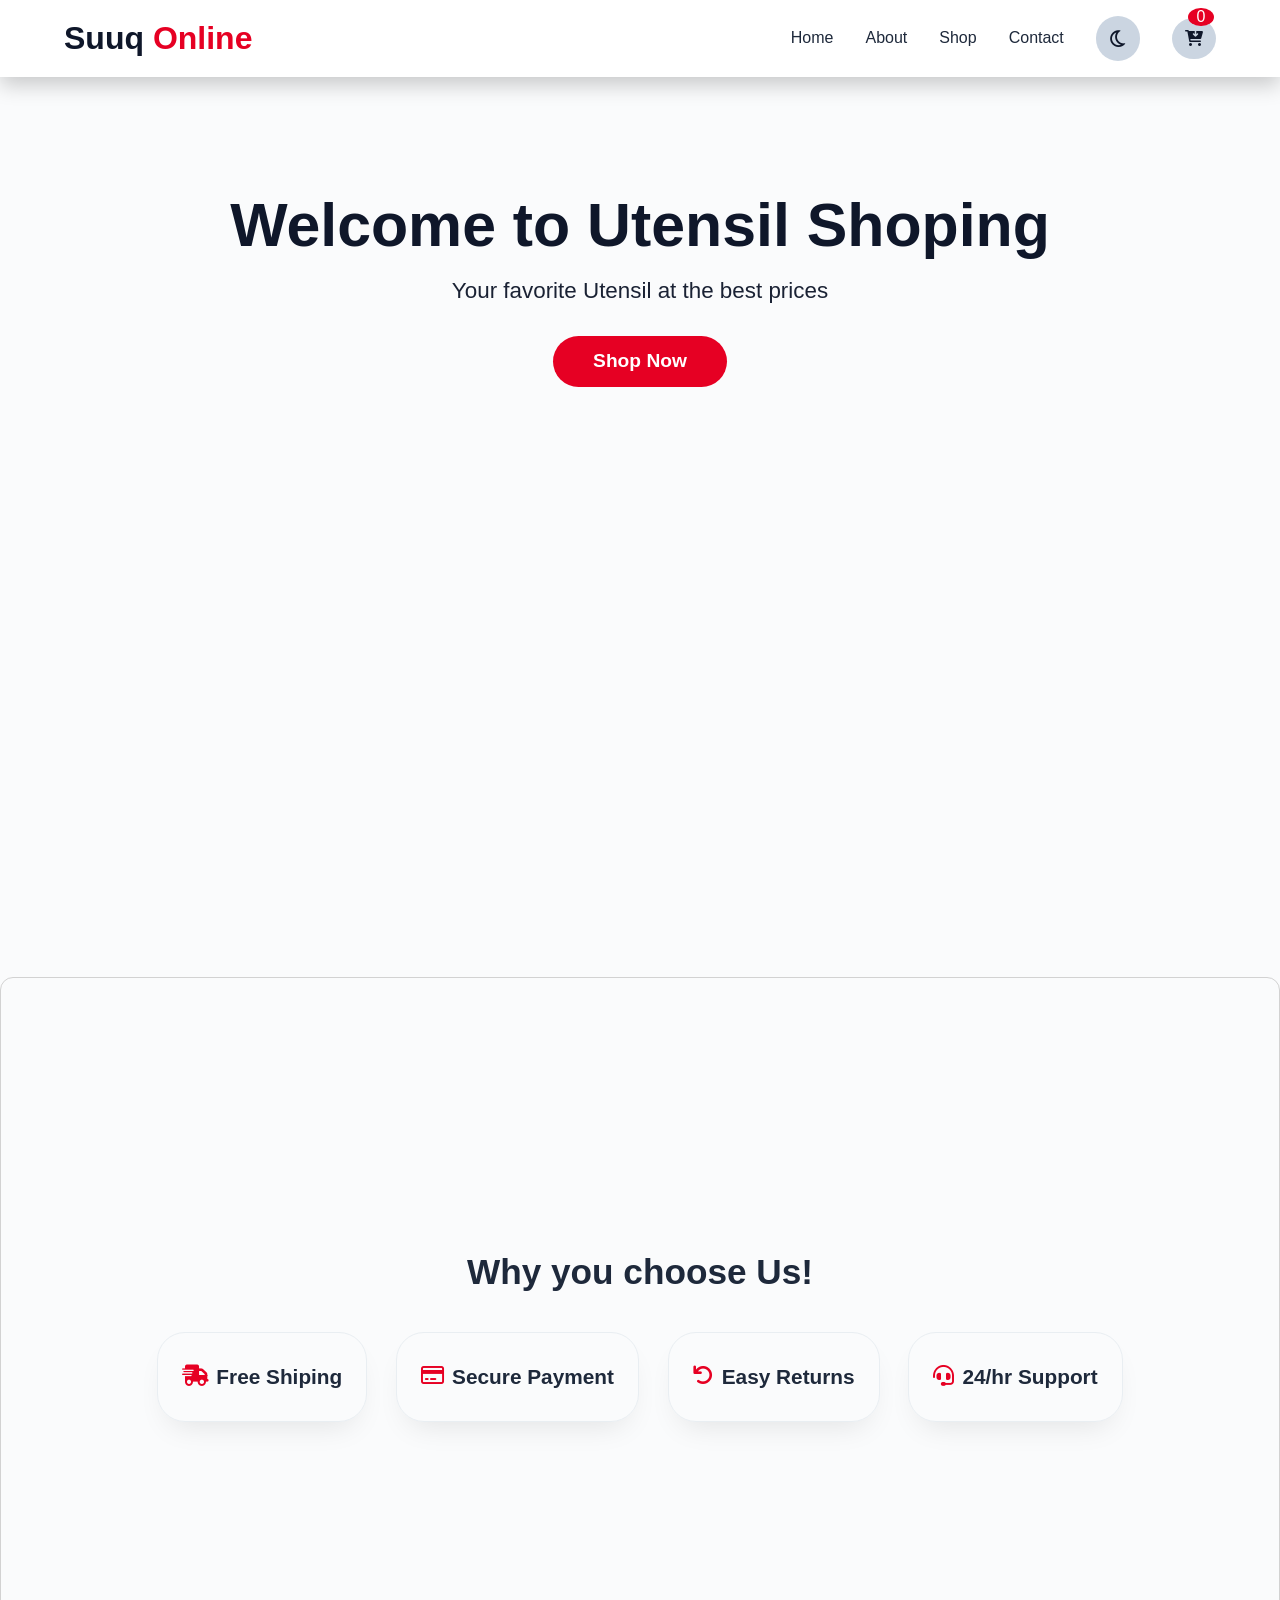
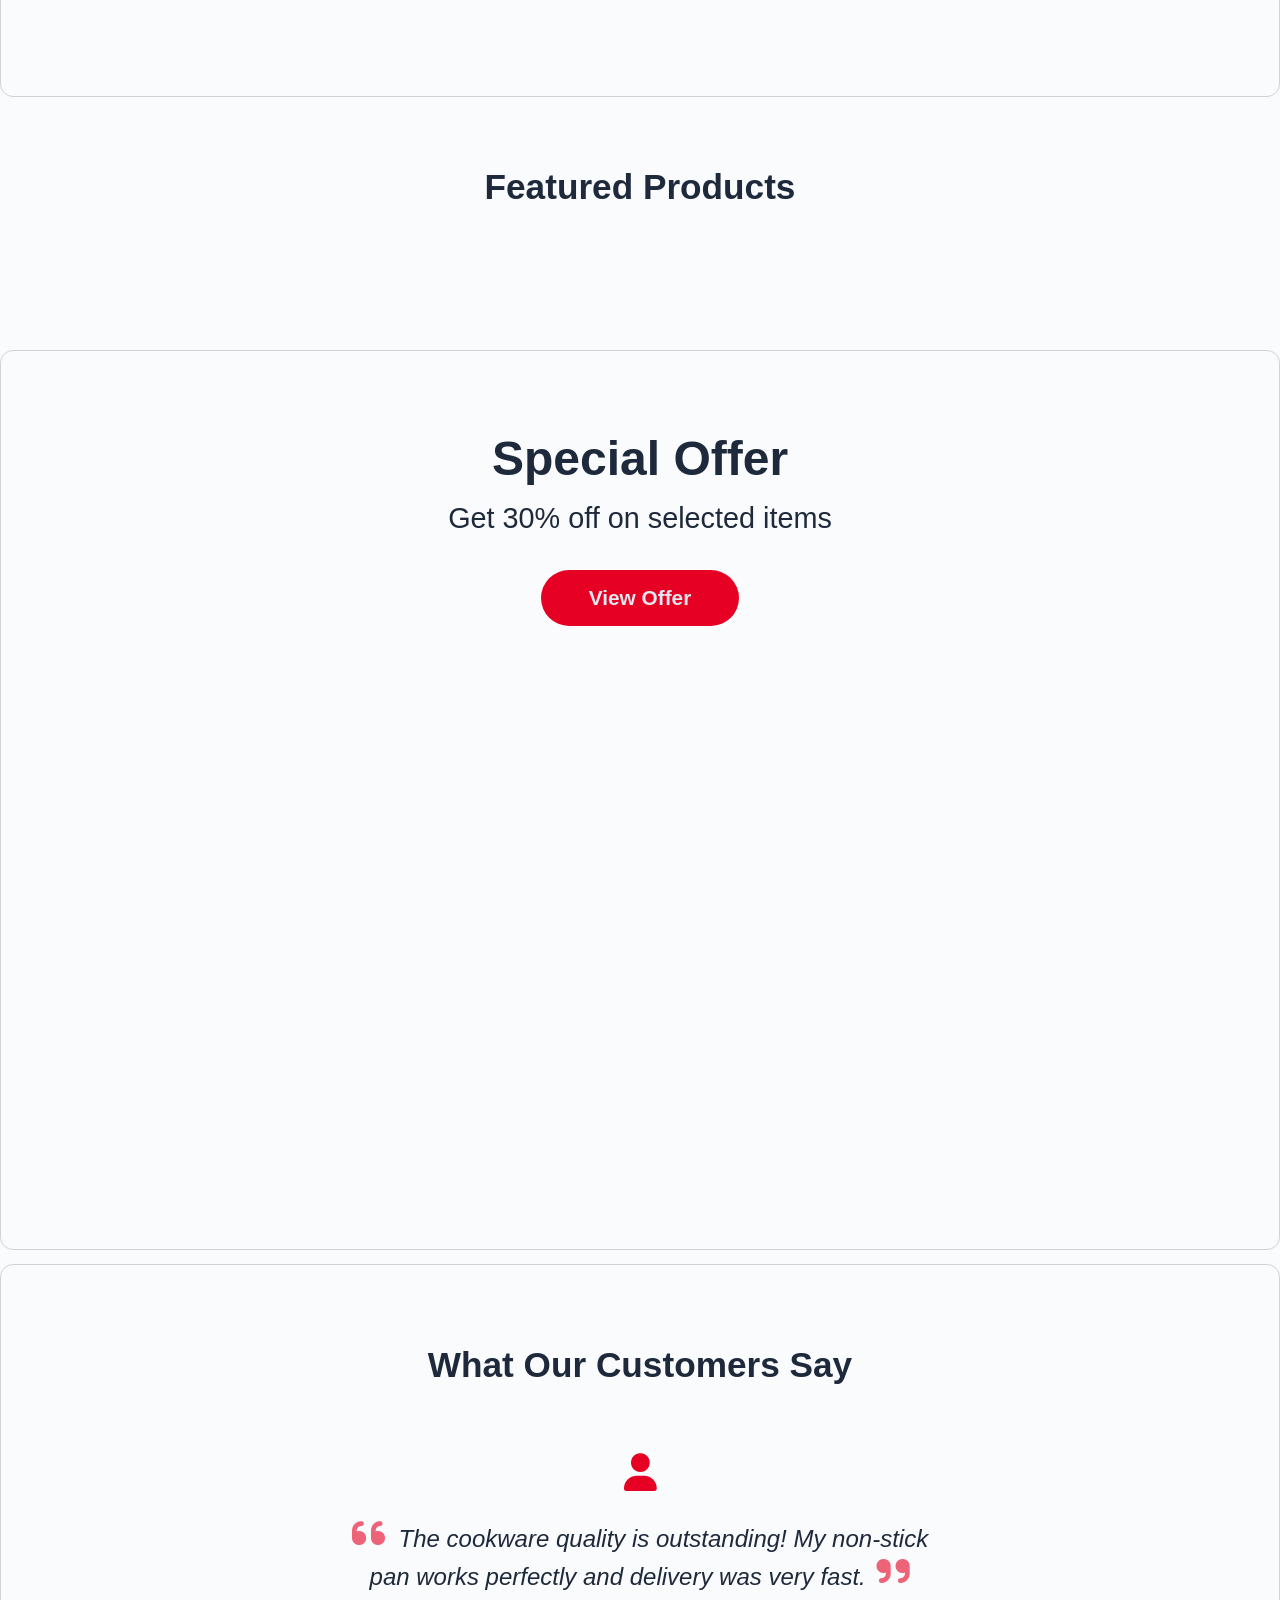
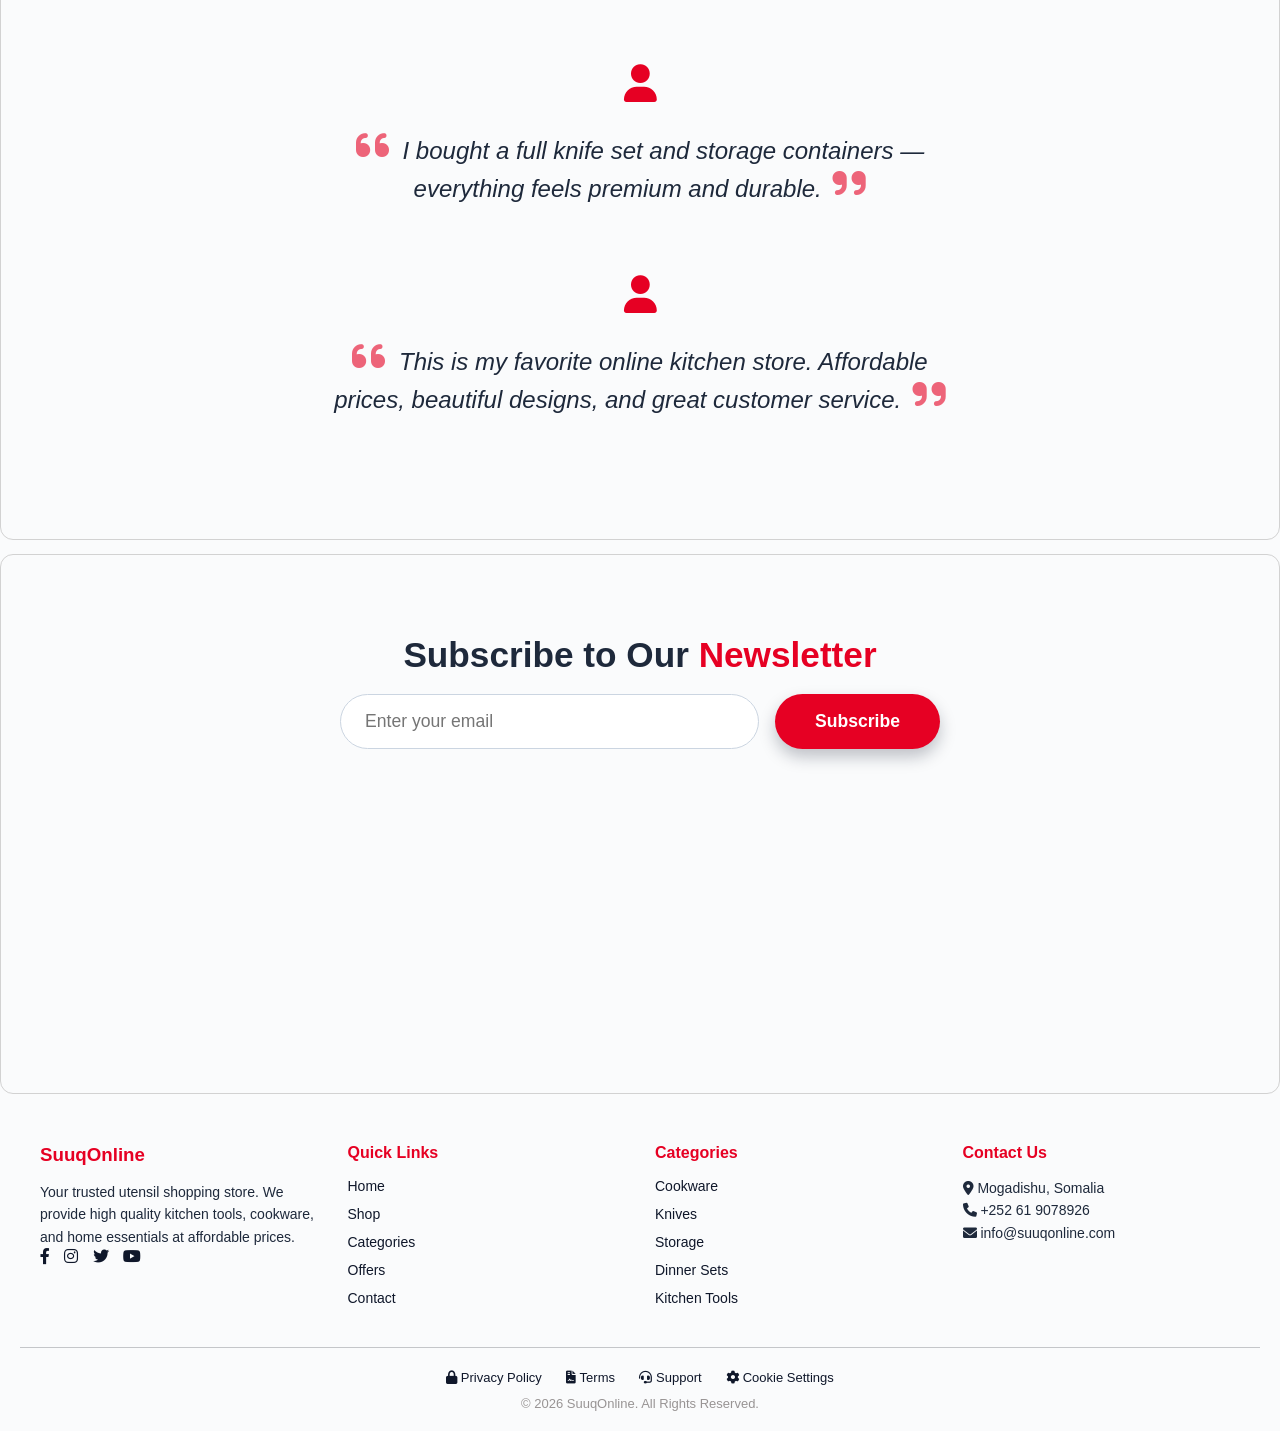
<file: index.html>
</html>
<!DOCTYPE html>
<html lang="en">

<head>
    <meta charset="UTF-8">
    <meta name="viewport" content="width=device-width, initial-scale=1.0">
    <title>Suuq Online</title>
    <meta name="viewport" content="width=device-width, initial-scale=1.0">
    <link rel="stylesheet" href="https://cdnjs.cloudflare.com/ajax/libs/font-awesome/6.0.0-beta3/css/all.min.css">
    <link rel="stylesheet" href="styles/home.css">
</head>

<body>
    <!-- header -->

    <header class="navbar">

        <div class="logo">
            <a href="index.html">
                <h1>Suuq <span>Online</span></h1>
            </a>
        </div>

        <div class="nav-right">
            <nav class="nav-links">
                <a href="index.html">Home</a>
                <a href="about.html">About</a>
                <a href="shop.html">Shop</a>
                <a href="contact.html">Contact</a>
            </nav>

            <button class="toggle-mode">
                <i class="fa-regular fa-moon"></i>
            </button>
            <div class="cart">
                <p class="cart-quantity"></p>
                <i  class="fa-solid fa-cart-arrow-down"></i>
            </div>
            <div class="toggle-button">
                <span class="bar"></span>
                <span class="bar"></span>
                <span class="bar"></span>
            </div>
        </div>

    </header>

<!-- modal cart -->
<div class="modal">
  <div class="product-item">

    <button id="close-modal">
      <i class="fa-solid fa-x"></i>
    </button>

    <div class="products-list">
        <div class="cart-empty">
            <p>Your cart is Empty</p>
        </div>
    </div>

    <div class="total">
      <h2 class="amount"></h2>
    </div>

  </div>
</div>
    <!-- Hero Section -->
    <section class="hero">
        <h1>Welcome to Utensil Shoping</h1>
        <p>Your favorite Utensil at the best prices</p>
        <button aria-label="Start shopping now">Shop Now</button>
    </section>

    <section class="categories">
        <h2>Why you choose Us!</h2>
        <div class="category-grid">
            <div class="category-box">
                <i class="fa-solid fa-truck-fast" style="margin-right: 8px;">
                </i> Free Shiping
            </div>
            <div class="category-box">
                <i class="fa-regular fa-credit-card" style="margin-right: 8px;"></i> Secure Payment
            </div>
            <div class="category-box">
                <i class="fa-solid fa-arrow-rotate-left" style="margin-right: 8px;"></i> Easy Returns
            </div>
            <div class="category-box">
                <i class="fa-solid fa-headset" style="margin-right: 8px;"></i> 24/hr Support
            </div>
        </div>
    </section>

    <!-- Featured Products -->
    <h2 style="text-align: center; margin-bottom: -30px; margin-top: 70px;">Featured Products</h2>
    <section class="products">
    </section>
    <!-- Special Offer -->
    <section class="offer">
        <h2> Special <span>Offer</span></h2>
        <p>Get 30% off on selected items</p>
        <button aria-label="View current offers">View Offer</button>
    </section>

    <!-- Testimonials -->
    <section class="testimonials">
        <h2>What Our <span>Customers</span> Say</h2>

        <div class="customer">
            <i class="fa-solid fa-user"></i>
            <p>
                <i class="fas fa-quote-left" style="color:#E60023; opacity:0.6; margin-right:6px;"></i>
                The cookware quality is outstanding! My non-stick pan works perfectly and delivery was very fast.
                <i class="fas fa-quote-right" style="color:#E60023; opacity:0.6; margin-left:4px;"></i>
            </p>
        </div>

        <div class="customer">
            <i class="fa-solid fa-user"></i>
            <p>
                <i class="fas fa-quote-left" style="color:#E60023; opacity:0.6; margin-right:6px;"></i>
                I bought a full knife set and storage containers — everything feels premium and durable.
                <i class="fas fa-quote-right" style="color:#E60023; opacity:0.6; margin-left:4px;"></i>
            </p>
        </div>

        <div class="customer">
            <i class="fa-solid fa-user"></i>
            <p>
                <i class="fas fa-quote-left" style="color:#E60023; opacity:0.6; margin-right:6px;"></i>
                This is my favorite online kitchen store. Affordable prices, beautiful designs, and great customer
                service.
                <i class="fas fa-quote-right" style="color:#E60023; opacity:0.6; margin-left:4px;"></i>
            </p>
        </div>
    </section>

    <!--  Newsletter -->
    <section class="newsletter">
        <h2>Subscribe to Our <span style="color: #E60023;"> Newsletter</span></h2>
        <div class="newsletter-flex">
            <input type="email" id="newsletter-email" placeholder="Enter your email" aria-label="Your email address"
                required>
            <button aria-label="Subscribe to newsletter">Subscribe</button>
        </div>
    </section>


    <footer class="footer">
        <div class="footer-container">

            <!-- About Section -->
            <div class="footer-section">
                <h3>SuuqOnline</h3>
                <p>Your trusted utensil shopping store. We provide high quality
                    kitchen tools, cookware, and home essentials at affordable prices.</p>

                <div class="social-icons">
                    <a href="#"><i class="fab fa-facebook-f"></i></a>
                    <a href="#"><i class="fab fa-instagram"></i></a>
                    <a href="#"><i class="fab fa-twitter"></i></a>
                    <a href="#"><i class="fab fa-youtube"></i></a>
                </div>
            </div>

            <!-- Quick Links -->
            <div class="footer-section">
                <h4>Quick Links</h4>
                <ul>
                    <li><a href="#">Home</a></li>
                    <li><a href="#">Shop</a></li>
                    <li><a href="#">Categories</a></li>
                    <li><a href="#">Offers</a></li>
                    <li><a href="#">Contact</a></li>
                </ul>
            </div>

            <!-- Categories -->
            <div class="footer-section">
                <h4>Categories</h4>
                <ul>
                    <li><a href="#">Cookware</a></li>
                    <li><a href="#">Knives</a></li>
                    <li><a href="#">Storage</a></li>
                    <li><a href="#">Dinner Sets</a></li>
                    <li><a href="#">Kitchen Tools</a></li>
                </ul>
            </div>

            <!-- Contact Info -->
            <div class="footer-section">
                <h4>Contact Us</h4>
                <p><i class="fas fa-map-marker-alt"></i> Mogadishu, Somalia</p>
                <p><i class="fas fa-phone"></i> +252 61 9078926</p>
                <p><i class="fas fa-envelope"></i> info@suuqonline.com</p>
            </div>

        </div>



        <!-- Bottom Footer -->
        <div class="footer-bottom">
            <div class="footer-links">
                <a href="#"><i class="fas fa-lock"></i> Privacy Policy</a>
                <a href="#"><i class="fas fa-file-contract"></i> Terms</a>
                <a href="#"><i class="fas fa-headset"></i> Support</a>
                <a href="#"><i class="fas fa-cog"></i> Cookie Settings</a>
            </div>

            <p>© 2026 SuuqOnline. All Rights Reserved.</p>
        </div>
    </footer>



    <script src="/scripts/header.js"></script>
    <script src="/scripts/dark-mode.js"></script>
    <script src="/scripts/products.js"></script>
</body>

</html>
</file>
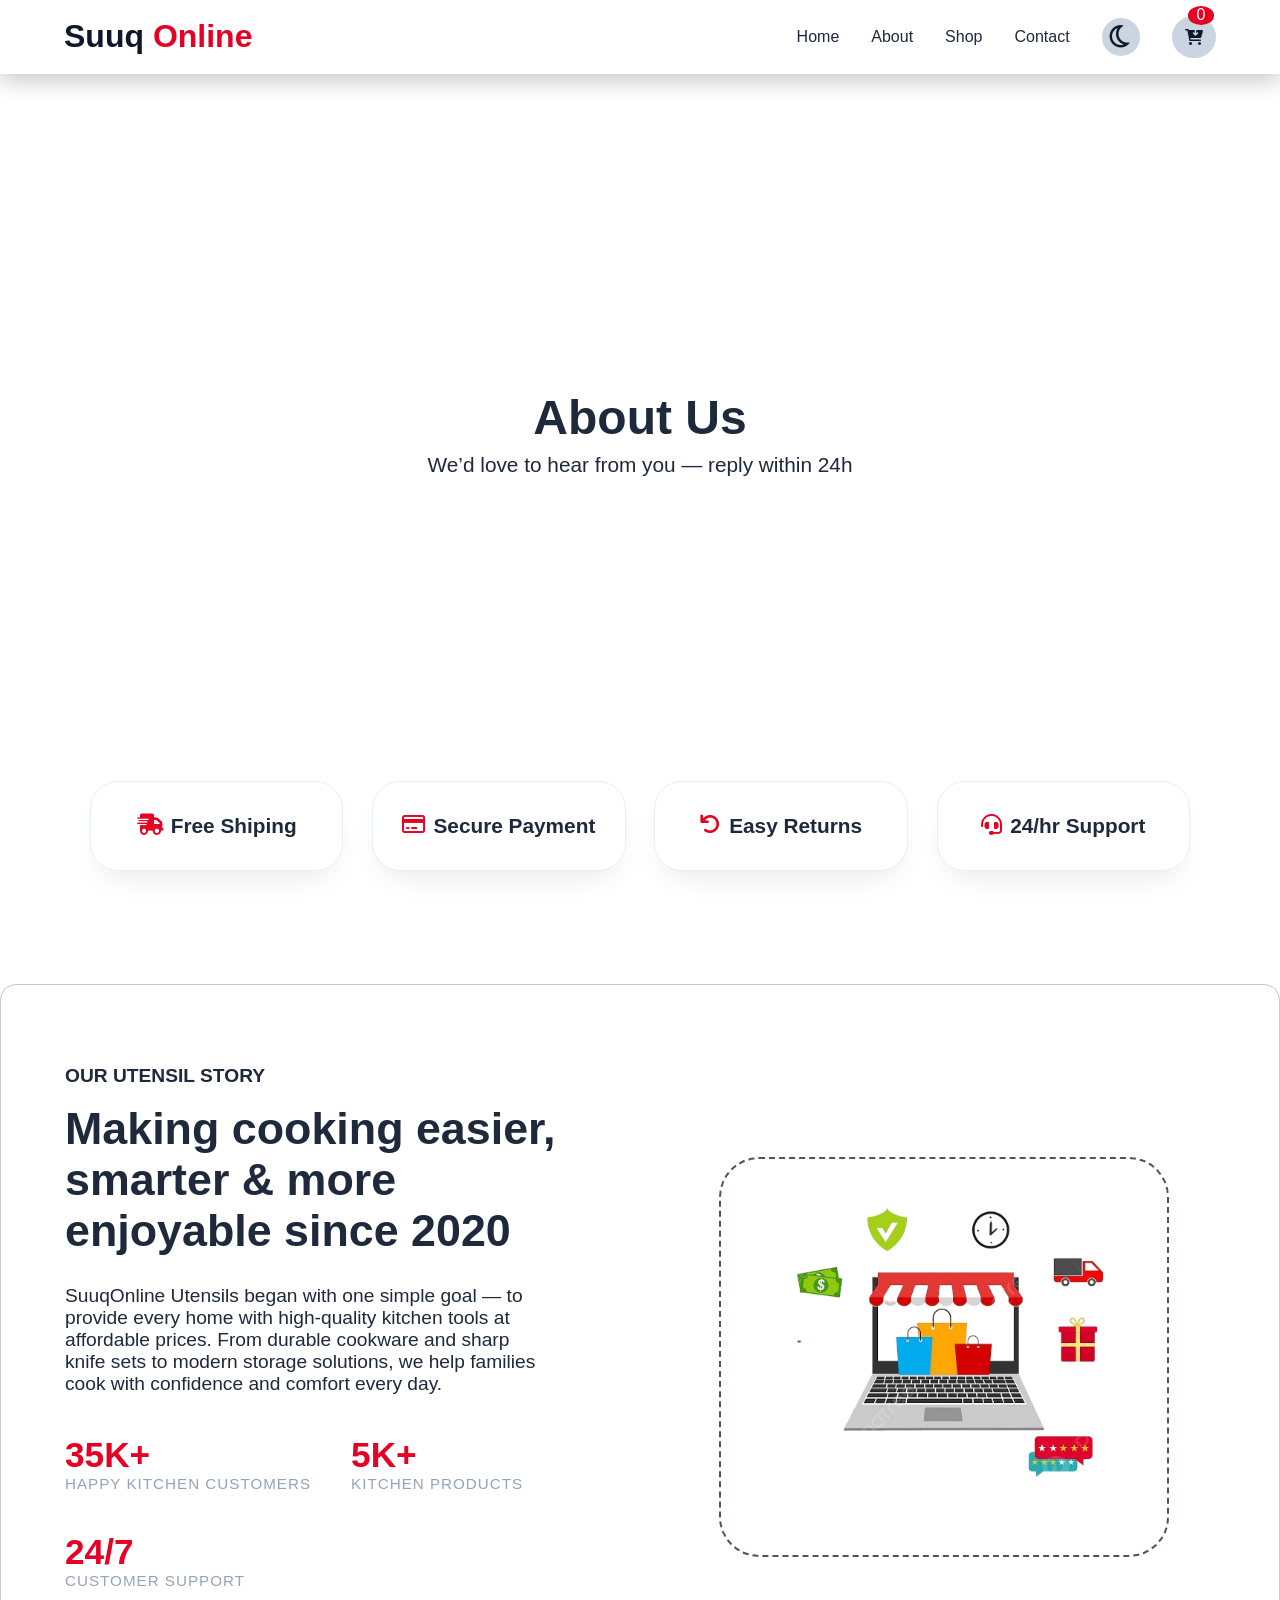
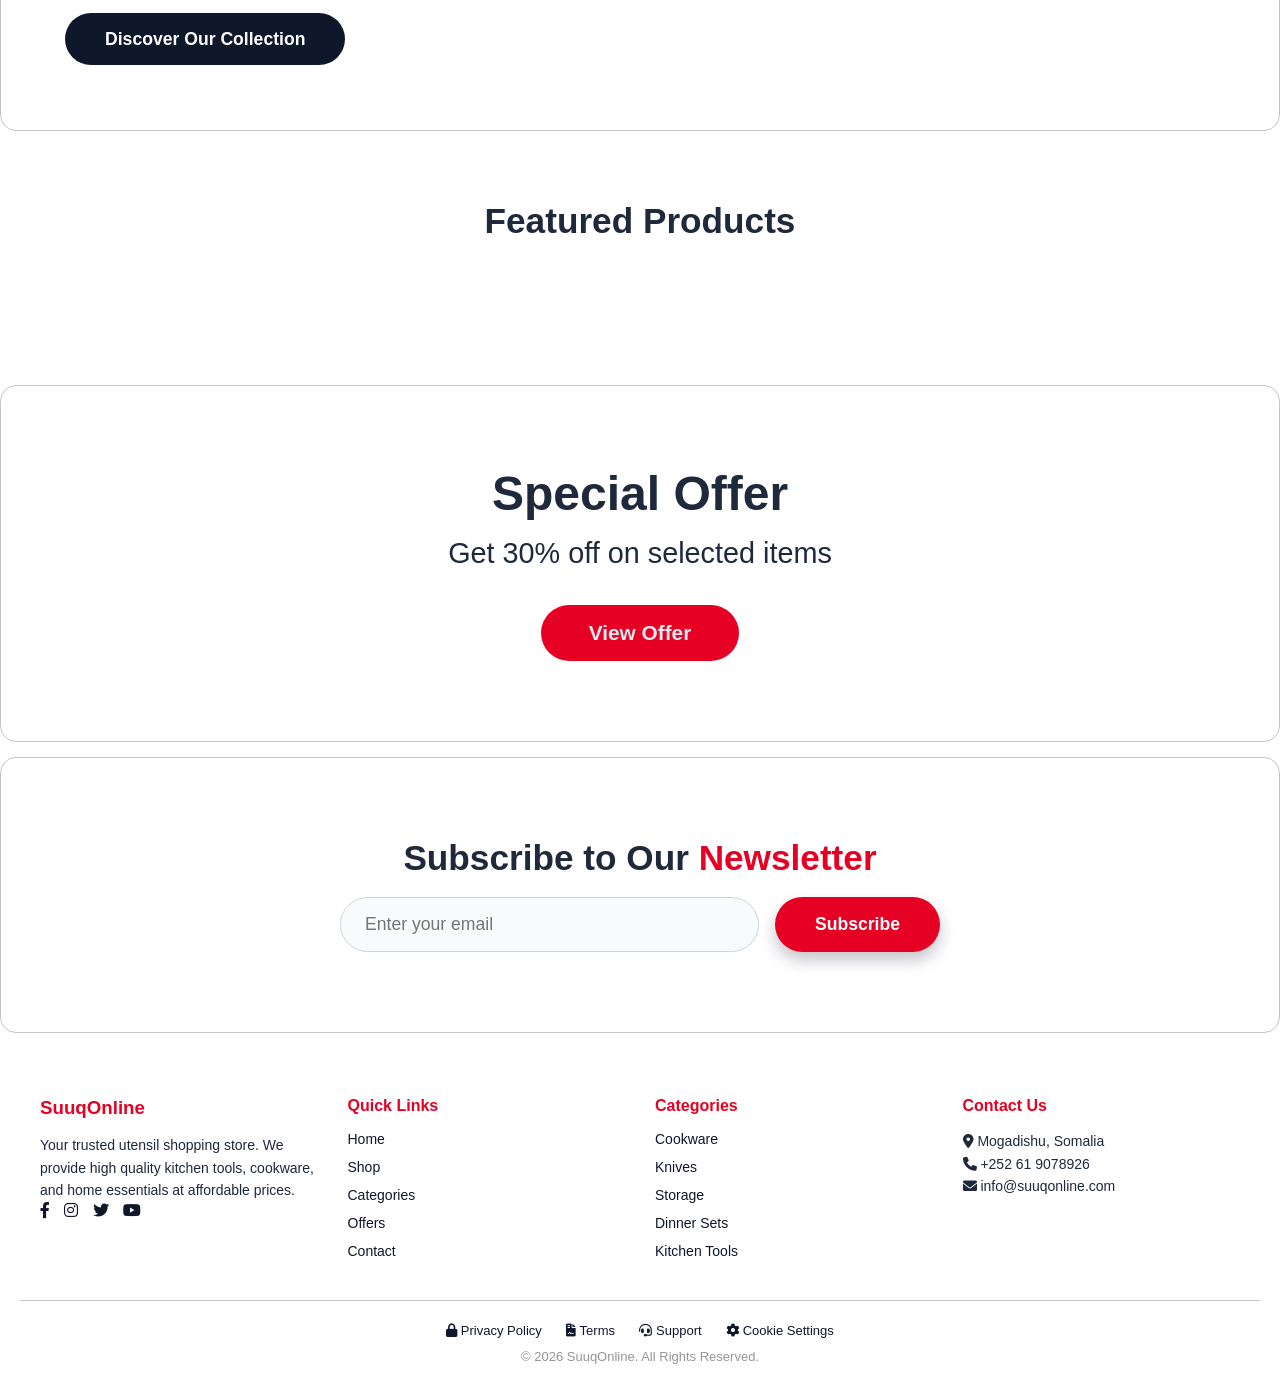
<file: about.html>
</html>
<!DOCTYPE html>
<html lang="en">

<head>
    <meta charset="UTF-8">
    <meta name="viewport" content="width=device-width, initial-scale=1.0">
    <title>About </title>
    <meta name="viewport" content="width=device-width, initial-scale=1.0">
    <link rel="stylesheet" href="https://cdnjs.cloudflare.com/ajax/libs/font-awesome/6.0.0-beta3/css/all.min.css">
    <link rel="stylesheet" href="styles/about.css">

</head>

<body>

<!-- header -->

 <header class="navbar">

        <div class="logo">
            <a href="index.html">
                <h1>Suuq <span>Online</span></h1>
            </a>
        </div>

        <div class="nav-right">
            <nav class="nav-links">
                <a href="index.html">Home</a>
                <a href="about.html">About</a>
                <a href="shop.html">Shop</a>
                <a href="contact.html">Contact</a>
            </nav>

            <button class="toggle-mode">
                <i class="fa-regular fa-moon"></i>
            </button>
            <div class="cart">
                <p class="cart-quantity"></p>
                <i  class="fa-solid fa-cart-arrow-down"></i>
            </div>
            <div class="toggle-button">
                <span class="bar"></span>
                <span class="bar"></span>
                <span class="bar"></span>
            </div>
        </div>

    </header>

    <!-- modal cart -->
<div class="modal">
  <div class="product-item">

    <button id="close-modal">
      <i class="fa-solid fa-x"></i>
    </button>

    <div class="products-list">
        <div class="cart-empty">
            <p>Your cart is Empty</p>
        </div>
    </div>

    <div class="total">
      <h2 class="amount"></h2>
    </div>

  </div>
</div>

    <!-- Hero Section -->
    <section class="about-hero">
        <h1>About Us</h1>
        <p>We’d love to hear from you — reply within 24h</p>
    </section>

    <section class="categories">
        <div class="category-grid">
            <div class="category-box">
                <i class="fa-solid fa-truck-fast" style="margin-right: 8px;" >
            </i> Free Shiping</div>
            <div class="category-box">
               <i class="fa-regular fa-credit-card" style="margin-right: 8px;"></i> Secure Payment </div>
            <div class="category-box">
                <i class="fa-solid fa-arrow-rotate-left" style="margin-right: 8px;"></i> Easy Returns</div>
            <div class="category-box">
                <i class="fa-solid fa-headset" style="margin-right: 8px;"></i> 24/hr Support</div>
        </div>
    </section>


    <!-- Hero About Section -->
<section class="about-section">
    <div class="about-section-content">
        
        <div class="about-section-text">
            <h1>Our Utensil Story</h1>
            <h2>Making cooking <span>easier, smarter & more enjoyable</span> since 2020</h2>

            <p>
                SuuqOnline Utensils began with one simple goal — to provide every home with 
                high-quality kitchen tools at affordable prices. From durable cookware 
                and sharp knife sets to modern storage solutions, we help families 
                cook with confidence and comfort every day.
            </p>

            <div class="about-section-stats">
                <div class="stat-item">
                    <span class="stat-number">35K+</span>
                    <span class="stat-label">Happy Kitchen Customers</span>
                </div>

                <div class="stat-item">
                    <span class="stat-number">5K+</span>
                    <span class="stat-label">Kitchen Products</span>
                </div>

                <div class="stat-item">
                    <span class="stat-number">24/7</span>
                    <span class="stat-label">Customer Support</span>
                </div>
            </div>

            <a href="#" class="about-section-btn">Discover Our Collection</a>
        </div>

        <div class="about-section-image">
            <div class="image-placeholder">
                <img width="100%" src="/assets/about-img.png" alt="Kitchen utensils collection">
            </div>
        </div>

    </div>
</section>
    <!-- Featured Products -->
     <h2 style="text-align: center; margin-bottom: -30px; margin-top: 70px;">Featured Products</h2>
    <section class="products">
      
    </section>

    <!-- Special Offer -->
    <section class="offer">
        <h2> Special <span>Offer</span></h2>
        <p>Get 30% off on selected items</p>
        <button aria-label="View current offers">View Offer</button>
    </section>

  

    <!--  Newsletter -->
    <section class="newsletter">
        <h2>Subscribe to Our <span style="color: #E60023;"> Newsletter</span></h2>
        <div class="newsletter-flex">
            <input type="email" id="newsletter-email" placeholder="Enter your email" aria-label="Your email address"
                required>
            <button aria-label="Subscribe to newsletter">Subscribe</button>
        </div>
    </section>

    <!-- Footer  -->
   <footer class="footer">
    <div class="footer-container">

        <!-- About Section -->
        <div class="footer-section">
            <h3>SuuqOnline</h3>
            <p>Your trusted utensil shopping store. We provide high quality
                kitchen tools, cookware, and home essentials at affordable prices.</p>

            <div class="social-icons">
                <a href="#"><i class="fab fa-facebook-f"></i></a>
                <a href="#"><i class="fab fa-instagram"></i></a>
                <a href="#"><i class="fab fa-twitter"></i></a>
                <a href="#"><i class="fab fa-youtube"></i></a>
            </div>
        </div>

        <!-- Quick Links -->
        <div class="footer-section">
            <h4>Quick Links</h4>
            <ul>
                <li><a href="#">Home</a></li>
                <li><a href="#">Shop</a></li>
                <li><a href="#">Categories</a></li>
                <li><a href="#">Offers</a></li>
                <li><a href="#">Contact</a></li>
            </ul>
        </div>

        <!-- Categories -->
        <div class="footer-section">
            <h4>Categories</h4>
            <ul>
                <li><a href="#">Cookware</a></li>
                <li><a href="#">Knives</a></li>
                <li><a href="#">Storage</a></li>
                <li><a href="#">Dinner Sets</a></li>
                <li><a href="#">Kitchen Tools</a></li>
            </ul>
        </div>

        <!-- Contact Info -->
        <div class="footer-section">
            <h4>Contact Us</h4>
            <p><i class="fas fa-map-marker-alt"></i> Mogadishu, Somalia</p>
            <p><i class="fas fa-phone"></i> +252 61 9078926</p>
            <p><i class="fas fa-envelope"></i> info@suuqonline.com</p>
        </div>

    </div>

  

    <!-- Bottom Footer -->
    <div class="footer-bottom">
        <div class="footer-links">
            <a href="#"><i class="fas fa-lock"></i> Privacy Policy</a>
            <a href="#"><i class="fas fa-file-contract"></i> Terms</a>
            <a href="#"><i class="fas fa-headset"></i> Support</a>
            <a href="#"><i class="fas fa-cog"></i> Cookie Settings</a>
        </div>

        <p>© 2026 SuuqOnline. All Rights Reserved.</p>
    </div>
</footer>



    <script src="/scripts/dark-mode.js"></script>
    <script src="/scripts/header.js"></script>
    <script src="/scripts/products.js"></script>
</body>

</html>
</file>
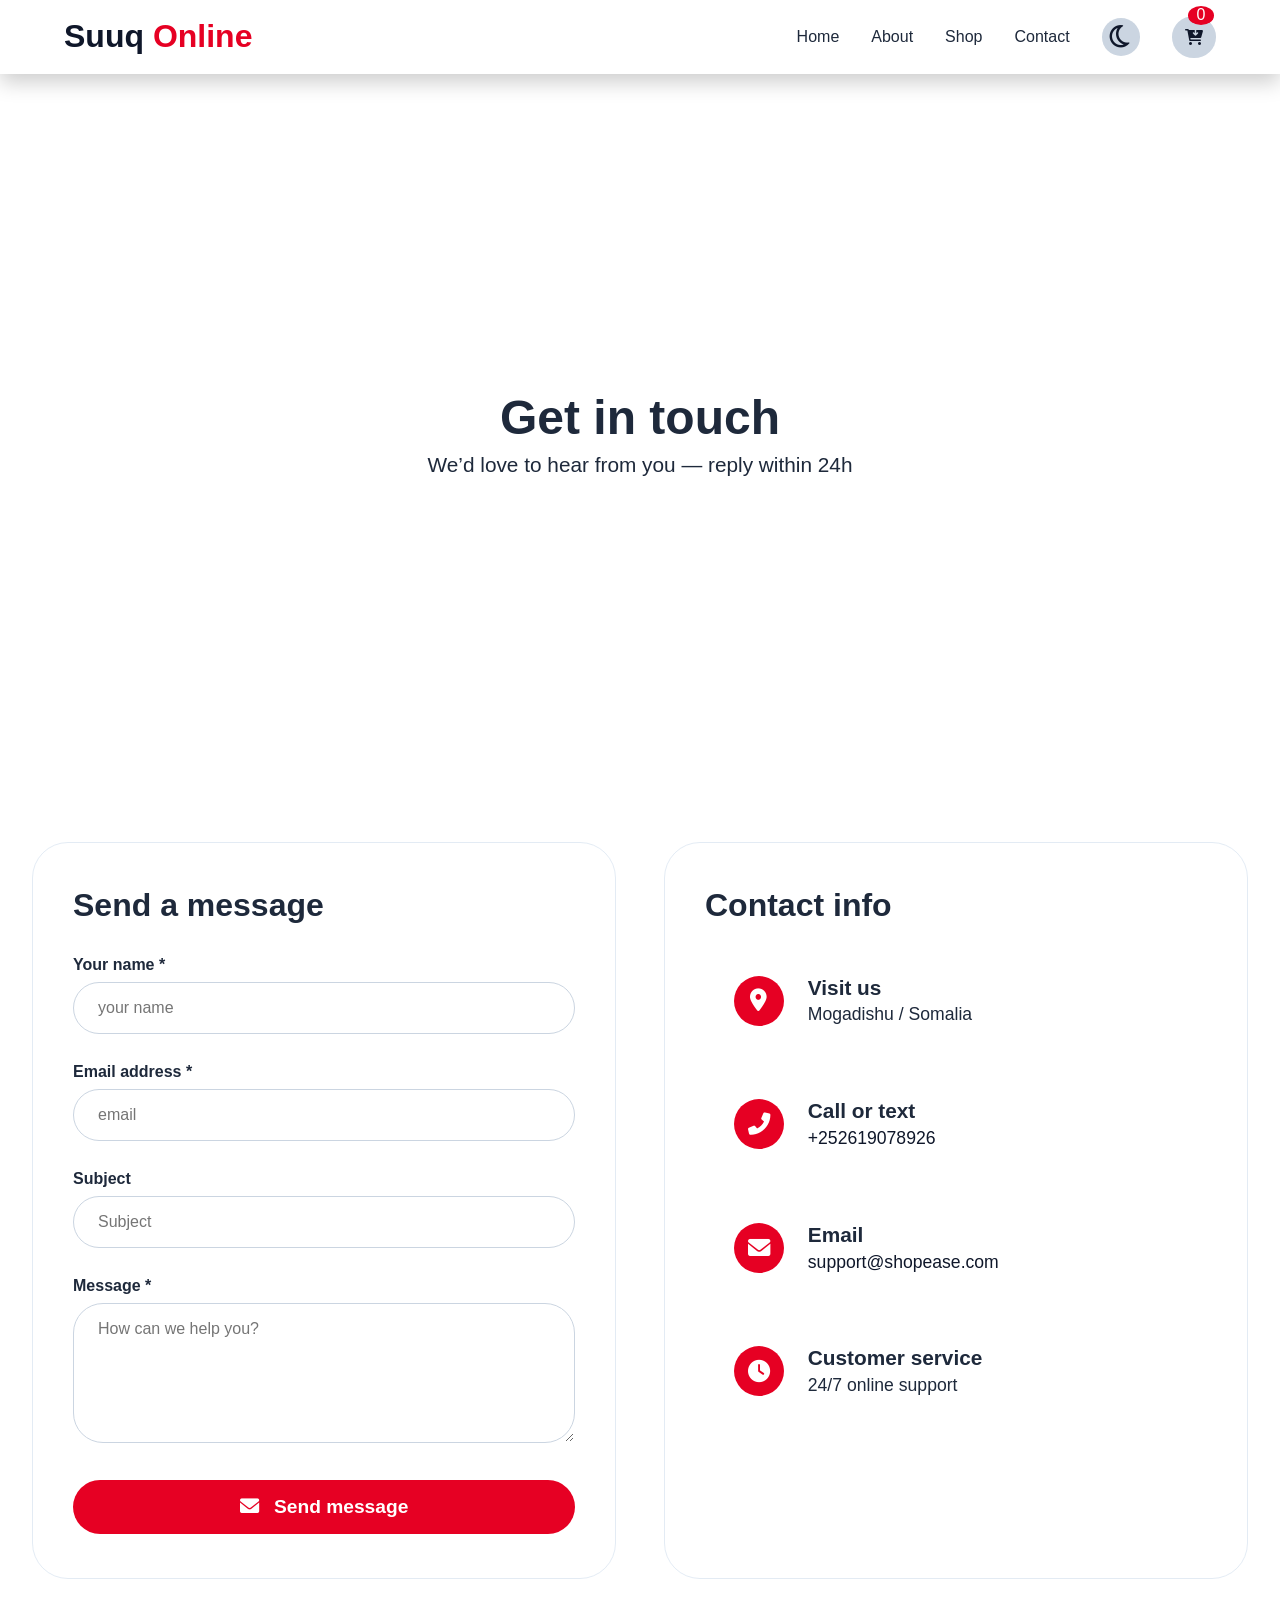
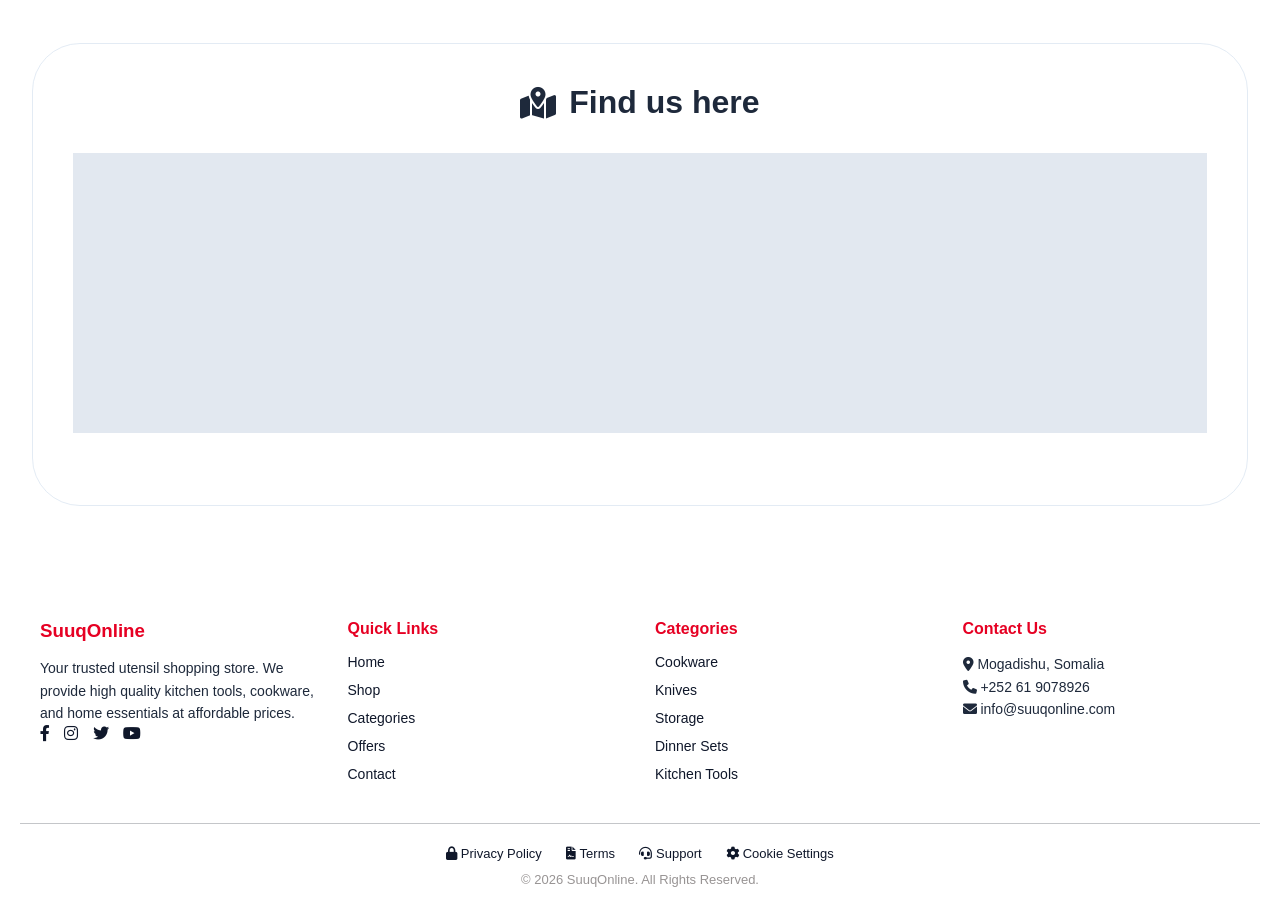
<file: contact.html>
</html>
<!DOCTYPE html>
<html lang="en">

<head>
    <meta charset="UTF-8">
    <meta name="viewport" content="width=device-width, initial-scale=1.0">
    <title>Suuq Online</title>
    <meta name="viewport" content="width=device-width, initial-scale=1.0">
    <link rel="stylesheet" href="https://cdnjs.cloudflare.com/ajax/libs/font-awesome/6.0.0-beta3/css/all.min.css">
    <link rel="stylesheet" href="styles/conatct.css">
</head>

<body>

 <!-- header -->

 <header class="navbar">

        <div class="logo">
            <a href="index.html">
                <h1>Suuq <span>Online</span></h1>
            </a>
        </div>

        <div class="nav-right">
            <nav class="nav-links">
                <a href="index.html">Home</a>
                <a href="about.html">About</a>
                <a href="shop.html">Shop</a>
                <a href="contact.html">Contact</a>
            </nav>

            <button class="toggle-mode">
                <i class="fa-regular fa-moon"></i>
            </button>
            <div class="cart">
                <p class="cart-quantity"></p>
                <i  class="fa-solid fa-cart-arrow-down"></i>
            </div>
            <div class="toggle-button">
                <span class="bar"></span>
                <span class="bar"></span>
                <span class="bar"></span>
            </div>
        </div>

    </header>
    
    <!-- modal cart -->
<div class="modal">
  <div class="product-item">

    <button id="close-modal">
      <i class="fa-solid fa-x"></i>
    </button>

    <div class="products-list">
        <div class="cart-empty">
            <p>Your cart is Empty</p>
        </div>
    </div>

    <div class="total">
      <h2 class="amount"></h2>
    </div>

  </div>
</div>


    <!-- Hero for contact --> 
    <section class="contact-hero">
        <h1>Get in touch</h1>
        <p>We’d love to hear from you — reply within 24h</p>
    </section>

    <div class="contact-section">
        <!-- left: contact form -->
        <div class="contact-form">
            <h2> Send a message</h2>
            <form id="contactForm" action="#" method="post">
                <div class="form-group">
                    <label for="name">Your name *</label>
                    <input type="text" id="name" name="name" placeholder="your name" required>
                </div>
                <div class="form-group">
                    <label for="email">Email address *</label>
                    <input type="email" id="email" name="email" placeholder="email" required>
                </div>
                <div class="form-group">
                    <label for="subject">Subject</label>
                    <input type="text" id="subject" name="subject" placeholder="Subject">
                </div>
                <div class="form-group">
                    <label for="message">Message *</label>
                    <textarea id="message" name="message" placeholder="How can we help you?" required></textarea>
                </div>
                <button type="submit" class="submit-btn"><i class="fas fa-envelope" style="margin-right: 10px;"></i>
                    Send message</button>
            </form>
        </div>

        <!-- right: contact information -->
        <div class="contact-info">
            <h2> Contact info</h2>

            <div class="info-item">
                <div class="info-icon"><i class="fas fa-map-marker-alt"></i></div>
                <div class="info-text">
                    <h3>Visit us</h3>
                    <p>Mogadishu / Somalia</p>
                </div>
            </div>

            <div class="info-item">
                <div class="info-icon"><i class="fas fa-phone-alt"></i></div>
                <div class="info-text">
                    <h3>Call or text</h3>
                    <p><a href="tel:+14155550123">+252619078926</a></p>
                </div>
            </div>

            <div class="info-item">
                <div class="info-icon"><i class="fas fa-envelope"></i></div>
                <div class="info-text">
                    <h3>Email</h3>
                    <p><a href="mailto:support@shopease.com">support@shopease.com</a></p>
                </div>
            </div>

            <div class="info-item">
                <div class="info-icon"><i class="fas fa-clock"></i></div>
                <div class="info-text">
                    <h3>Customer service</h3>
                    <p>24/7 online support</p>
                </div>
            </div>


        </div>
    </div>

    <!-- Map & social section (embedded map simulation) -->
    <section class="map-section">
        <div class="map-card">
            <h2><i class="fas fa-map-marked-alt"></i> Find us here</h2>
            <div class="map-placeholder">
                <iframe
                    src="https://www.google.com/maps/embed?pb=!1m18!1m12!1m3!1d255180.66741758975!2d45.407579049999995!3d2.0766723!2m3!1f0!2f0!3f0!3m2!1i1024!2i768!4f13.1!3m3!1m2!1s0x3d58425955ce6b53%3A0xbb20eaaa52cc59d9!2sMogadishu!5e0!3m2!1sen!2sso!4v1771763951050!5m2!1sen!2sso"
                    width="100%" height="100%" style="border:0;" allowfullscreen="" loading="lazy"
                    referrerpolicy="no-referrer-when-downgrade"></iframe>
            </div>
    </section>


  <footer class="footer">
    <div class="footer-container">

        <!-- About Section -->
        <div class="footer-section">
            <h3>SuuqOnline</h3>
            <p>Your trusted utensil shopping store. We provide high quality
                kitchen tools, cookware, and home essentials at affordable prices.</p>

            <div class="social-icons">
                <a href="#"><i class="fab fa-facebook-f"></i></a>
                <a href="#"><i class="fab fa-instagram"></i></a>
                <a href="#"><i class="fab fa-twitter"></i></a>
                <a href="#"><i class="fab fa-youtube"></i></a>
            </div>
        </div>

        <!-- Quick Links -->
        <div class="footer-section">
            <h4>Quick Links</h4>
            <ul>
                <li><a href="#">Home</a></li>
                <li><a href="#">Shop</a></li>
                <li><a href="#">Categories</a></li>
                <li><a href="#">Offers</a></li>
                <li><a href="#">Contact</a></li>
            </ul>
        </div>

        <!-- Categories -->
        <div class="footer-section">
            <h4>Categories</h4>
            <ul>
                <li><a href="#">Cookware</a></li>
                <li><a href="#">Knives</a></li>
                <li><a href="#">Storage</a></li>
                <li><a href="#">Dinner Sets</a></li>
                <li><a href="#">Kitchen Tools</a></li>
            </ul>
        </div>

        <!-- Contact Info -->
        <div class="footer-section">
            <h4>Contact Us</h4>
            <p><i class="fas fa-map-marker-alt"></i> Mogadishu, Somalia</p>
            <p><i class="fas fa-phone"></i> +252 61 9078926</p>
            <p><i class="fas fa-envelope"></i> info@suuqonline.com</p>
        </div>

    </div>

  

    <!-- Bottom Footer -->
    <div class="footer-bottom">
        <div class="footer-links">
            <a href="#"><i class="fas fa-lock"></i> Privacy Policy</a>
            <a href="#"><i class="fas fa-file-contract"></i> Terms</a>
            <a href="#"><i class="fas fa-headset"></i> Support</a>
            <a href="#"><i class="fas fa-cog"></i> Cookie Settings</a>
        </div>

        <p>© 2026 SuuqOnline. All Rights Reserved.</p>
    </div>
</footer>


<script src="scripts/dark-mode.js"></script>
<script src="scripts/header.js"></script>
<script src="scripts/products.js"></script>
</body>

</html>
</file>
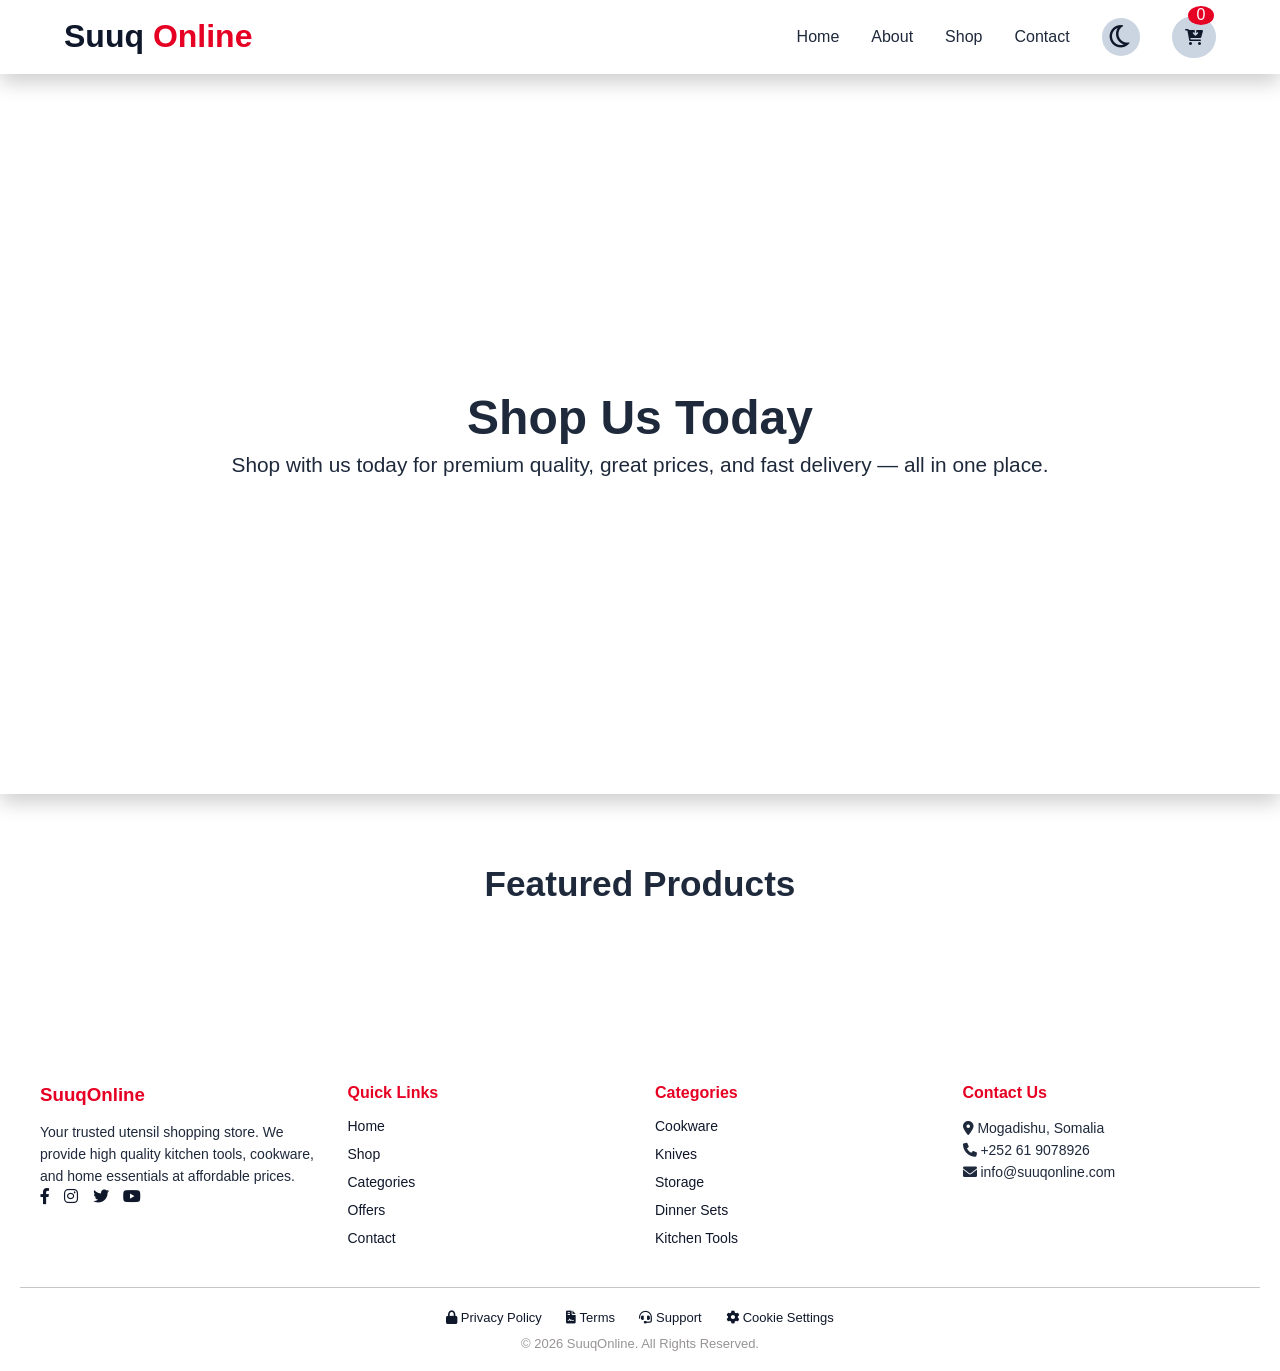
<file: shop.html>
</html>
<!DOCTYPE html>
<html lang="en">

<head>
    <meta charset="UTF-8">
    <meta name="viewport" content="width=device-width, initial-scale=1.0">
    <title>Shop</title>
    <meta name="viewport" content="width=device-width, initial-scale=1.0">
    <link rel="stylesheet" href="https://cdnjs.cloudflare.com/ajax/libs/font-awesome/6.0.0-beta3/css/all.min.css">
    <link rel="stylesheet" href="styles/shop.css">
</head>

<body>

  <!-- header -->

   <header class="navbar">

        <div class="logo">
            <a href="index.html">
                <h1>Suuq <span>Online</span></h1>
            </a>
        </div>

        <div class="nav-right">
            <nav class="nav-links">
                <a href="index.html">Home</a>
                <a href="about.html">About</a>
                <a href="shop.html">Shop</a>
                <a href="contact.html">Contact</a>
            </nav>

            <button class="toggle-mode">
                <i class="fa-regular fa-moon"></i>
            </button>
            <div class="cart">
                <p class="cart-quantity"></p>
                <i  class="fa-solid fa-cart-arrow-down"></i>
            </div>
            <div class="toggle-button">
                <span class="bar"></span>
                <span class="bar"></span>
                <span class="bar"></span>
            </div>
        </div>

    </header>
 
    <!-- modal cart -->
<div class="modal">
  <div class="product-item">

    <button id="close-modal">
      <i class="fa-solid fa-x"></i>
    </button>

    <div class="products-list">
        <div class="cart-empty">
            <p>Your cart is Empty</p>
        </div>
    </div>

    <div class="total">
      <h2 class="amount"></h2>
    </div>

  </div>
</div>

    <!-- Hero Section -->
    <section class="shop-hero">
        <h1>Shop Us Today</h1>
        <p>Shop with us today for premium quality, great prices, and fast delivery — all in one place.</p>
    </section>
    <!-- Featured Products -->
    <h2 style="text-align: center; margin-bottom: -30px; margin-top: 70px;">Featured Products</h2>
    <section class="products">
    </section>

    <!-- Footer  -->
    <footer class="footer">
    <div class="footer-container">

        <!-- About Section -->
        <div class="footer-section">
            <h3>SuuqOnline</h3>
            <p>Your trusted utensil shopping store. We provide high quality
                kitchen tools, cookware, and home essentials at affordable prices.</p>

            <div class="social-icons">
                <a href="#"><i class="fab fa-facebook-f"></i></a>
                <a href="#"><i class="fab fa-instagram"></i></a>
                <a href="#"><i class="fab fa-twitter"></i></a>
                <a href="#"><i class="fab fa-youtube"></i></a>
            </div>
        </div>

        <!-- Quick Links -->
        <div class="footer-section">
            <h4>Quick Links</h4>
            <ul>
                <li><a href="#">Home</a></li>
                <li><a href="#">Shop</a></li>
                <li><a href="#">Categories</a></li>
                <li><a href="#">Offers</a></li>
                <li><a href="#">Contact</a></li>
            </ul>
        </div>

        <!-- Categories -->
        <div class="footer-section">
            <h4>Categories</h4>
            <ul>
                <li><a href="#">Cookware</a></li>
                <li><a href="#">Knives</a></li>
                <li><a href="#">Storage</a></li>
                <li><a href="#">Dinner Sets</a></li>
                <li><a href="#">Kitchen Tools</a></li>
            </ul>
        </div>

        <!-- Contact Info -->
        <div class="footer-section">
            <h4>Contact Us</h4>
            <p><i class="fas fa-map-marker-alt"></i> Mogadishu, Somalia</p>
            <p><i class="fas fa-phone"></i> +252 61 9078926</p>
            <p><i class="fas fa-envelope"></i> info@suuqonline.com</p>
        </div>

    </div>

  

    <!-- Bottom Footer -->
    <div class="footer-bottom">
        <div class="footer-links">
            <a href="#"><i class="fas fa-lock"></i> Privacy Policy</a>
            <a href="#"><i class="fas fa-file-contract"></i> Terms</a>
            <a href="#"><i class="fas fa-headset"></i> Support</a>
            <a href="#"><i class="fas fa-cog"></i> Cookie Settings</a>
        </div>

        <p>© 2026 SuuqOnline. All Rights Reserved.</p>
    </div>
</footer>

    <script src="/scripts/header.js"></script>
    <script src="/scripts/dark-mode.js"></script>
    <script src="/scripts/products.js"></script>
</body>

</html>
</file>
<file: styles/home.css>
* {
    margin: 0;
    padding: 0;
    box-sizing: border-box;
    font-family: sans-serif;
}

body {
    font-family: sans-serif;
    color: #1e293b;
    background-color: #FAFBFC;
    transition: background-color 0.3s ease, color 0.3s ease;
}

body.dark-mode {
    background: #1E293B;
    color: #e2e8f0;
}

body.dark-mode .bar {
    color: #ffffff;
}
body.dark-mode .product-item{
    background-color: #1E293B;
    color: #ffffff;
}
body.dark-mode header {
    background-color: #0f172a;
    box-shadow: none;
}
body.dark-mode .product-title .desc{
    color: #b9b9b9;
}
body.dark-mode .footer-section ul li a {
    color: white;
}

body.dark-mode a {
    color: #ffffff;
}
body.dark-mode .hero {
    background-image: none;
    background-color: #1E293B;
    color: white;
}
body.dark-mode .toggle-button span {
    background: #fdfdfd;
}


body.dark-mode .navbar.active .nav-links a {
    color: #000;
}
body.dark-mode .discount span{
    color: #CBD5E1;
}

section {
    padding: 5rem 2rem;
}



h2 {
    font-size: 2.2rem;
    font-weight: 600;
    margin-bottom: 2.5rem;
}

.navbar {
    display: flex;
    justify-content: space-between;
    align-items: center;
    padding: 1rem 5%;
    background: #fff;
    box-shadow: 0 8px 20px rgba(0, 0, 0, 0.2);
    position: sticky;
    top: 0;
    z-index: 100;
}

.logo a {
    text-decoration: none;
    cursor: pointer;
    color: #0f172a;
}

.logo span {
    color: #E60023;
}

.nav-right {
    display: flex;
    align-items: center;
    gap: 2rem;
}

.nav-links {
    display: flex;
    gap: 2rem;
}

.nav-links a {
    text-decoration: none;
    color: inherit;
    font-weight: 500;
}

.toggle-mode {
    border: none;
    background: none;
    font-size: 1.2rem;
    cursor: pointer;
}

/* Hamburger */
.toggle-button {
    display: none;
    flex-direction: column;
    gap: 5px;
    cursor: pointer;

}

.toggle-button span {
    width: 25px;
    height: 3px;
    background: #0f172a;
}




.toggle-mode {
    background-color: #CBD5E1;
    padding: 0.8rem;
    border-radius: 50%;
    cursor: pointer;
}

.toggle-mode i {
    color: #0f172a;
    cursor: pointer;
}

.cart {
    cursor: pointer;
    background-color: #CBD5E1;
    padding: 0.8rem;
    border-radius: 50%;
    position: relative;
}

.cart .cart-quantity {
    position: absolute;
    top: -10;
    right: 2;
    width: 60%;
    text-align: center;
    height: 45%;
    border-radius: 50%;
    color: white;
    background-color: #E60023;
}

.cart i {
    color: #0f172a;
}

/* MODAL */
.modal {
    position: fixed;
    top: 0;
    right: 0;
    bottom: 0;
    left: 0;
    background: rgba(0, 0, 0, 0.9);
    display: flex;
    justify-content: center;
    align-items: center;
    padding: 1.5rem;
    z-index: 1000;
    display: none;
}

.product-item {
    position: relative;
    width: 100%;
    max-width: 800px;
    height: 90vh;
    background: #fff;
    border-radius: 12px;
    display: flex;
    flex-direction: column;
    overflow: hidden;
    z-index: 100;
}

.products-list {
    flex: 1;
    overflow-y: auto;
    padding: 1rem;

}
.cart-empty{
    display: none;
    justify-content: center;
    align-items: center;
    margin-block: 5rem;
}
.cart-empty p{
    font-size: 1.5rem;
}

.total {
    padding: 1rem;
    /* background: #f3f4f6; */
    border-top: 1px solid #e5e7eb;
    /* color: #000; */
    text-align: center;
    margin-top: 3rem;
}

/* CLOSE BUTTON */
#close-modal {
    position: absolute;
    top: -1;
    right: 0;
     background: #111827;
     color: #fff;  
    width: 35px;
    height: 35px;
    display: flex;
    align-items: center;
    justify-content: center;
    border-radius: 50%;
    cursor: pointer;
    font-size: 14px;
    z-index: 10000;
}

#close-modal:hover {
    background: #dc2626;
}

/* CARD */
.card {
        border: 1px solid #e5e7eb3a;
    border-radius: 12px;
    padding: 1rem;

}

.product-info {
    display: flex;
    gap: 1.5rem;
    align-items: center;
}

.product-info img {
    border-right: 1px dashed #e5e7eb9a;
    width: 160px;
    height: 160px;
    object-fit: cover;
    border-radius: 10px;
}

.product-title h1 {
    font-size: 20px;
    margin-bottom: 0.5rem;
}

.product-title .desc {
    font-size: 14px;
    margin-bottom: 0.5rem;
    color: #797373;
}

.price {
    font-size: 18px;
    margin-top: 10px;
    font-weight: bold;
    color: #dc2626;
}

/* BUTTONS */
.btns {
    display: flex;
    justify-content: space-between;
    align-items: center;
    margin-top: 1rem;
}

.update {
    display: flex;
    gap: 0.5rem;
}

.update button,
.remove,
.quantity-price .quanity {
    border: none;
    background: #111827;
    color: #fff;
    padding: 0.6rem 1rem;
    border-radius: 8px;
    cursor: pointer;
    transition: 0.3s;
}

.update button:hover {
    background: #374151;
}

.remove {
    background: #ef4444;
}

.remove:hover {
    background: #dc2626;
}



.hero {
    text-align: center;
    padding: 7rem 2rem;
    background: url("https://i.pinimg.com/736x/62/0d/80/620d808b5edb4681c18f26b71c2c9733.jpg") center / cover no-repeat;
    color: #0f172a;
    position: relative;
    height: 100vh;
}



.hero h1 {
    font-size: 3.8rem;
    font-weight: 700;
    margin-bottom: 1rem;
    line-height: 1.2;
}

.hero p {
    font-size: 1.4rem;
    opacity: 0.95;
    margin-bottom: 2rem;
}

.hero button {
    padding: 0.9rem 2.5rem;
    font-size: 1.2rem;
    font-weight: 600;
    border: none;
    background: #E60023;
    color: white;
    border-radius: 60px;
    cursor: pointer;
}



.categories {
    text-align: center;
    border: 1px solid #d2d2d2;
    border-radius: 13px;
    height: 80vh;
    display: flex;
    flex-direction: column;
    justify-content: center;
}

.category-grid {
    display: flex;
    flex-wrap: wrap;
    justify-content: center;
    gap: 1.8rem;
    max-width: 1200px;
    margin: 0 auto;

}

.category-box {
    padding: 2rem 1.5rem;
    min-width: 170px;
    border-radius: 28px;
    font-weight: 600;
    font-size: 1.3rem;
    box-shadow: 0 15px 30px -12px rgba(0, 0, 0, 0.1);
    border: 1px solid #e9eef2;
    display: flex;
    align-items: center;
    justify-content: center;
}

.category-box i {
    color: #E60023;
}

.products {
    display: grid;
    grid-template-columns: repeat(3, 1fr);
    gap: 20px;
}

.product-card {
    padding: 1.2rem;
    display: flex;
    flex-direction: column;
    gap: 12px;
    border: 1px solid #e5e7eb3a;
    border-radius: 10px;
    box-shadow: 0 4px 8px rgba(0, 0, 0, 0.1);
}



.product-card img {
    width: 100%;
    height: 150px;
    object-fit: cover;
    object-position: center;
    border-radius: 8px;
    position: relative;
    opacity: 1;
    border-bottom: 1px solid #cbd5e1;
}

.product-card .discount {
    position: absolute;
    color: #E60023;
    margin-top: -2rem;
    margin-left: -1.61rem;
    border-radius: 50%;
    border: 1px dashed #989494;
    padding: 0.8rem;
}

.discount span {
    color: #1e293b;
    font-size: 1.2rem;
}

.product-card h3 {
    font-size: 1.5rem;
}

.product-card .desc {
    color: #949494;
}

.quantity-price {
    display: flex;
    justify-content: space-between;
    align-items: center;
}

.price {
    color: #E60023;
    font-weight: bold;
}

.product-card button {
    margin-top: 0.5rem;
    border: none;
    background: #0f172a;
    color: white;
    font-weight: 600;
    border-radius: 60px;
    font-size: 1rem;
    cursor: pointer;
    width: 150px;
    height: 37px;
}

.product-card button:hover {
    background: #E60023;
    color: white;
}



.offer {
    border: 1px solid #d2d2d2;
    border-radius: 13px;
    height: 100vh;
    margin-block: 0.8rem;
    text-align: center;
    padding: 5rem 2rem;
}

.offer h2 {
    font-size: 3rem;
    margin-bottom: 1rem;
}

.offer p {
    font-size: 1.8rem;
    font-weight: 300;
    margin-bottom: 2.2rem;
}

.offer button {
    background: #E60023;
    border: none;
    padding: 1rem 3rem;
    font-size: 1.3rem;
    font-weight: 700;
    border-radius: 60px;
    color: #e2e8f0;
    cursor: pointer;
}

.offer button:hover {
    background: #cbd5e1;
    color: #0f0f0f;
}

.testimonials {
    /* background: #f1f5f9; */
    text-align: center;
    border: 1px solid #d2d2d2;
    border-radius: 13px;
    margin-block: 0.9rem;

}

.testimonials .customer {
    max-width: 700px;
    margin: 1rem auto;
    font-size: 1.5rem;
    padding: 1.8rem 2.5rem;
    border-radius: 40%;
    font-style: italic;
}

.testimonials .customer i {
    color: #E60023;
    font-size: 2.35rem;
}

.testimonials p:last-child {
    margin-top: 1.5rem;
}


.newsletter {
    text-align: center;
    border: 1px solid #d2d2d2;
    border-radius: 13px;
    height: 60vh;
}

.newsletter h2 {
    margin-bottom: 1.2rem;
}

.newsletter-flex {
    display: flex;
    flex-wrap: wrap;
    justify-content: center;
    gap: 1rem;
    max-width: 600px;
    margin: 0 auto;
}

.newsletter input {
    flex: 1;
    padding: 1rem 1.5rem;
    font-size: 1.1rem;
    border: 1px solid #cbd5e1;
    border-radius: 60px;
    /* background: #f8fafc; */
}

.newsletter button {
    padding: 1rem 2.5rem;
    border: none;
    background: #E60023;
    color: white;
    font-weight: 700;
    border-radius: 60px;
    font-size: 1.1rem;
    cursor: pointer;
    box-shadow: 0 8px 16px #0f172a40;
}

.newsletter button:hover {
    background: #1e293b;
}


.footer {
 
    padding: 50px 20px 20px;
    font-family: Arial, sans-serif;
}

.footer-container {
    display: grid;
    grid-template-columns: repeat(4, 1fr);
    gap: 30px;
    max-width: 1200px;
    margin: auto;
}

.footer-section h3,
.footer-section h4 {
    margin-bottom: 15px;
    color: #E60023;
}

.footer-section p {
    font-size: 14px;
    line-height: 1.6;
}

.footer-section ul {
    list-style: none;
    padding: 0;
}

.footer-section ul li {
    margin-bottom: 10px;
}

.footer-section ul li a {
    color: #0f172a;
    text-decoration: none;
    font-size: 14px;
    transition: 0.3s;
}

.footer-section ul li a:hover {
    color: #E60023;
    padding-left: 5px;
}

.social-icons a {
    display: inline-block;
    margin-right: 10px;
    font-size: 16px;
    transition: 0.3s;
    color: #0f172a;
}

.social-icons a:hover {
    color: #E60023;
}



.footer-bottom {
    border-top: 1px solid #c4c6c9;
    margin-top: 30px;
    padding-top: 20px;
    text-align: center;
}

.footer-links a {
    color: #0f172a;
    margin: 0 10px;
    font-size: 13px;
    text-decoration: none;
}

.footer-links a:hover {
    color: #E60023;
}

.footer-bottom p {
    margin-top: 10px;
    font-size: 13px;
    color: #989494;
}



@media (max-width: 716px) {
    .nav-links {
        position: absolute;
        top: 73px;
        right: 0;
        width: 100%;
        flex-direction: column;
        align-items: center;
        background: #ffffff;
        box-shadow: 0 8px 20px rgba(0, 0, 0, 0.2);
        padding: 2rem 0;
        display: none;
        z-index: 100;
    }

    .nav-links a {
        color: #0f172a;
        width: 100%;
        text-align: center;
    }

    .navbar.active .nav-links {
        display: flex;
    }

    .toggle-button {
        display: flex;
    }

    .navbar.active .toggle-button .bar:nth-child(2) {
        opacity: 0;
    }

    .navbar.active .toggle-button .bar:nth-child(1) {
        transform: translateY(8px) rotate(45deg);
    }

    .navbar.active .toggle-button .bar:nth-child(3) {
        transform: translateY(-8px) rotate(-45deg);
    }

    section {
        padding-left: 1.2rem;
        padding-right: 1.2rem;
    }

    .card .product-info {
        display: block;
    }

    .card .product-info img {
        width: 100%;
        height: 180px;
    }

    .category-box {
        min-width: 140px;
        padding: 1.5rem 0.5rem;
    }

    .products {
        grid-template-columns: 1fr;
    }

    .footer-container {
        grid-template-columns: repeat(2, 1fr);
    }
}
</file>
<file: styles/about.css>
* {
    margin: 0;
    padding: 0;
    box-sizing: border-box;
    font-family: sans-serif;
}

body {
    font-family: sans-serif;
    color: #1e293b;
    background-color: #ffffff;
    transition: background-color 0.3s ease, color 0.3s ease;
}

body.dark-mode {
    background: #1E293B;
    color: #e2e8f0;
}

body.dark-mode .bar {
    color: #ffffff;
}
body.dark-mode .product-item{
    background-color: #1E293B;
    color: #ffffff;
}
body.dark-mode header {
    background-color: #0f172a;
    box-shadow: none;
}
body.dark-mode .product-title .desc{
    color: #b9b9b9;
}
body.dark-mode .footer-section ul li a {
    color: white;
}

body.dark-mode a {
    color: #ffffff;
}
body.dark-mode .hero {
    background-image: none;
    background-color: #1E293B;
    color: white;
}
body.dark-mode .toggle-button span {
    background: #fdfdfd;
}


body.dark-mode .navbar.active .nav-links a {
    color: #000;
}
body.dark-mode .discount span{
    color: #CBD5E1;
}


section {
    padding: 5rem 2rem;
}



h2 {
    font-size: 2.2rem;
    font-weight: 600;
    margin-bottom: 2.5rem;
}

.navbar {
    display: flex;
    justify-content: space-between;
    align-items: center;
    padding: 1rem 5%;
    background: #fff;
    box-shadow: 0 8px 20px rgba(0, 0, 0, 0.2);
    position: sticky;
    top: 0;
    z-index: 100;
}

.logo a {
    text-decoration: none;
    cursor: pointer;
    color: #0f172a;
}

.logo span {
    color: #E60023;
}

.nav-right {
    display: flex;
    align-items: center;
    gap: 2rem;
}

.nav-links {
    display: flex;
    gap: 2rem;
}

.nav-links a {
    text-decoration: none;
    color: inherit;
    font-weight: 500;
}

.toggle-mode {
    border: none;
    background: none;
    font-size: 1.2rem;
    cursor: pointer;
}

/* Hamburger */
.toggle-button {
    display: none;
    flex-direction: column;
    gap: 5px;
    cursor: pointer;

}

.toggle-button span {
    width: 25px;
    height: 3px;
    background: #0f172a;
}




.toggle-mode {
    border: none;
    background: none;
}

.toggle-mode i {
    border: none;
    font-size: 1.6rem;
    background-color: #cbd5e1;
    padding: 0.4rem;
    border-radius: 50%;
    color: #0f172a;
    cursor: pointer;
}

.cart {
    cursor: pointer;
    background-color: #CBD5E1;
    padding: 0.8rem;
    border-radius: 50%;
    position: relative;
}

.cart .cart-quantity {
    position: absolute;
    top: -10;
    right: 2;
    width: 60%;
    text-align: center;
    height: 45%;
    border-radius: 50%;
    color: white;
    background-color: #E60023;
}

.cart i {
    color: #0f172a;
}

/* MODAL */
.modal {
    position: fixed;
    top: 0;
    right: 0;
    bottom: 0;
    left: 0;
    background: rgba(0, 0, 0, 0.85);
    display: flex;
    justify-content: center;
    align-items: center;
    padding: 1.5rem;
    z-index: 1000;
    display: none;
}

.product-item {
    position: relative;
    width: 100%;
    max-width: 800px;
    height: 90vh;
    background: #fff;
    border-radius: 12px;
    display: flex;
    flex-direction: column;
    overflow: hidden;
    z-index: 100;
}

.products-list {
    flex: 1;
    overflow-y: auto;
    padding: 1rem;

}
.cart-empty{
    display: none;
    justify-content: center;
    align-items: center;
    margin-block: 5rem;
}
.cart-empty p{
    font-size: 1.5rem;
}

.total {
    padding: 1rem;
    border-top: 1px solid #e5e7eb;
    text-align: center;
    margin-top: 3rem;
}

/* CLOSE BUTTON */
#close-modal {
    position: absolute;
    top: -1;
    right: 0;
    background: #111827;
    color: #fff;
    width: 35px;
    height: 35px;
    display: flex;
    align-items: center;
    justify-content: center;
    border-radius: 50%;
    cursor: pointer;
    font-size: 14px;
    z-index: 10000;
}

#close-modal:hover {
    background: #dc2626;
}

/* CARD */
.card {
    border: 1px solid #e5e7eb;
    border-radius: 12px;
    padding: 1rem;

}

.product-info {
    display: flex;
    gap: 1.5rem;
    align-items: center;
}

.product-info img {
    border-right: 1px dashed #d2d2d2;
    width: 160px;
    height: 160px;
    object-fit: cover;
    border-radius: 10px;
}

.product-title h1 {
    font-size: 20px;
    margin-bottom: 0.5rem;
}

.product-title .desc {
    font-size: 14px;
    margin-bottom: 0.5rem;
    color: #797373;
}

.price {
    font-size: 18px;
    margin-top: 10px;
    font-weight: bold;
    color: #dc2626;
}

/* BUTTONS */
.btns {
    display: flex;
    justify-content: space-between;
    align-items: center;
    margin-top: 1rem;
}

.update {
    display: flex;
    gap: 0.5rem;
}

.update button,
.remove,
.quantity-price .quanity {
    border: none;
    background: #111827;
    color: #fff;
    padding: 0.6rem 1rem;
    border-radius: 8px;
    cursor: pointer;
    transition: 0.3s;
}

.update button:hover {
    background: #374151;
}

.remove {
    background: #ef4444;
}

.remove:hover {
    background: #dc2626;
}


.about-hero {
  
    text-align: center;
    padding: 3.5rem 1rem;
    margin-bottom: 1rem;
    height: 80vh;
    display: flex;
    flex-direction: column;
    justify-content: center;
    align-items: center;

}

.about-hero h1 {
    font-size: 3rem;
    font-weight: 700;
    margin-bottom: 0.5rem;
}

.about-hero p {
    font-size: 1.3rem;
}






.category-grid {
    display: grid;
    grid-template-columns: repeat(4, 1fr);
    justify-content: center;
    gap: 1.8rem;
    max-width: 1100px;
    margin: 0 auto;
    margin-top: -6.8rem;
}

.category-box {
    padding: 2rem 1.5rem;
    min-width: 170px;
    border-radius: 28px;
    font-weight: 600;
    font-size: 1.3rem;
    box-shadow: 0 15px 30px -12px rgba(0, 0, 0, 0.1);
    border: 1px solid #e9eef2;
    display: flex;
    align-items: center;
    justify-content: center;
}

.category-box i {
    color: #E60023;
}



/*  About Section */
.about-section {
    /* background: #1e293b;
    color: white; */
    padding: 5rem 5%;
    margin-block: 0.9rem;
    border: 1px solid #c4c6c9;
    border-radius: 1rem;
}



.about-section-content {
    max-width: 1300px;
    margin: 0 auto;
    display: grid;
    grid-template-columns: 1fr 1fr;
    gap: 4rem;
    align-items: center;
}

.about-section-text h1 {
    font-size: 1.2rem;
    text-transform: uppercase;
    margin-bottom: 1rem;
    font-weight: 600;
}

.about-section-text h2 {
    font-size: 2.8rem;
    font-weight: 700;
    margin-bottom: 1.8rem;
    /* color: white; */
}




.about-section-text p {
    font-size: 1.2rem;
    margin-bottom: 2.5rem;
    max-width: 90%;
}

/* Stats */
.about-section-stats {
    display: flex;
    gap: 2.5rem;
    margin-bottom: 2.5rem;
    flex-wrap: wrap;
}

.stat-item {
    display: flex;
    flex-direction: column;
}

.stat-number {
    font-size: 2.2rem;
    font-weight: 700;
    color: #E60023;
}

.stat-label {
    font-size: 0.95rem;
    color: #94a3b8;
    text-transform: uppercase;
    letter-spacing: 1px;
}

.about-section-btn {
    text-align: center;
    background: #0F172A;
    color: #ffffff;
    padding: 1rem 2.5rem;
    border-radius: 60px;
    text-decoration: none;
    font-weight: 600;
    font-size: 1.1rem;
    border: none;
}

.about-section-btn:hover {
    background: #E60023;
    color: #e2e8f0;
}



.about-section-image {
    display: flex;
    justify-content: center;
    align-items: center;
}

.image-placeholder {
    width: 100%;
    max-width: 450px;
    height: 400px;
    /* background: #0f172a; */
    border-radius: 40px;
    display: flex;
    flex-direction: column;
    align-items: center;
    justify-content: center;
    border: 2px dashed #475569;
    box-shadow: 10 2px 10px 7px rgba(0, 0, 0, 0.1);
}




.products {
    display: grid;
    grid-template-columns: repeat(3, 1fr);
    gap: 20px;
}

.product-card {
    border: 1px solid #e5e7eb3a;
    padding: 1.2rem;
    display: flex;
    flex-direction: column;
    gap: 12px;
    border-radius: 10px;
    box-shadow: 0 4px 8px rgba(0, 0, 0, 0.1);

}



.product-card img {
    width: 100%;
    height: 150px;
    object-fit: cover;
    object-position: center;
    border-radius: 8px;
    position: relative;
    border-bottom: 1px solid #d2d2d2;
}

.product-card .discount {
    position: absolute;
    color: #E60023;
    margin-top: -2rem;
    margin-left: -1.61rem;
    border-radius: 50%;
    border: 1px dashed #989494;
    padding: 0.8rem;
}

.discount span {
    color: #1e293b;
    font-size: 1.2rem;
}

.product-card h3 {
    font-size: 1.5rem;
}

.product-card .desc {
    color: #989494;
}

.quantity-price {
    display: flex;
    justify-content: space-between;
    align-items: center;
}

.price {
    color: #E60023;
    font-weight: bold;
}

.product-card button {
    margin-top: 0.5rem;
    /* padding: 0.7rem 1.8rem; */
    border: none;
    background: #0f172a;
    color: white;
    font-weight: 600;
    border-radius: 60px;
    font-size: 1rem;
    cursor: pointer;
    width: 150px;
    height: 37px;
}

.product-card button:hover {
    background: #E60023;
}


.offer {
    margin-block: 0.9rem;
    border: 1px solid #c4c6c9;
    border-radius: 1rem;
    text-align: center;
    padding: 5rem 2rem;
}

.offer h2 {
    font-size: 3rem;
    margin-bottom: 1rem;
}

.offer p {
    font-size: 1.8rem;
    font-weight: 300;
    margin-bottom: 2.2rem;
}

.offer button {
    background: #E60023;
    border: none;
    padding: 1rem 3rem;
    font-size: 1.3rem;
    font-weight: 700;
    border-radius: 60px;
    color: #e2e8f0;
    cursor: pointer;
}

.offer button:hover {
    background: #cbd5e1;
    color: #0f0f0f;
}



.newsletter {
    border: 1px solid #c4c6c9;
    border-radius: 1rem;
    text-align: center;
    margin-block: 0.9rem;
}

.newsletter h2 {
    margin-bottom: 1.2rem;
}

.newsletter-flex {
    display: flex;
    flex-wrap: wrap;
    justify-content: center;
    gap: 1rem;
    max-width: 600px;
    margin: 0 auto;
}

.newsletter input {
    flex: 1;
    padding: 1rem 1.5rem;
    font-size: 1.1rem;
    border: 1px solid #cbd5e1;
    border-radius: 60px;
    background: #f8fafc;
}



.newsletter button {
    padding: 1rem 2.5rem;
    border: none;
    background: #E60023;
    color: white;
    font-weight: 700;
    border-radius: 60px;
    font-size: 1.1rem;
    cursor: pointer;
    box-shadow: 0 8px 16px #0f172a40;
}

.newsletter button:hover {
    background: #1e293b;
}

.footer {
    /* background: #111; */
    /* color: #fff; */
    padding: 50px 20px 20px;
    font-family: Arial, sans-serif;
}

.footer-container {
    display: grid;
    grid-template-columns: repeat(4, 1fr);
    gap: 30px;
    max-width: 1200px;
    margin: auto;
}

.footer-section h3,
.footer-section h4 {
    margin-bottom: 15px;
    color: #E60023;
}

.footer-section p {
    font-size: 14px;
    line-height: 1.6;
}

.footer-section ul {
    list-style: none;
    padding: 0;
}

.footer-section ul li {
    margin-bottom: 10px;
}

.footer-section ul li a {
    color: #0f172a;
    text-decoration: none;
    font-size: 14px;
    transition: 0.3s;
}

.footer-section ul li a:hover {
    color: #E60023;
    padding-left: 5px;
}

.social-icons a {
    display: inline-block;
    margin-right: 10px;
    font-size: 16px;
    transition: 0.3s;
    color: #0f172a;
}

.social-icons a:hover {
    color: #E60023;
}



.footer-bottom {
    border-top: 1px solid #c4c6c9;
    margin-top: 30px;
    padding-top: 20px;
    text-align: center;
}

.footer-links a {
    color: #0f172a;
    margin: 0 10px;
    font-size: 13px;
    text-decoration: none;
}

.footer-links a:hover {
    color: #E60023;
}

.footer-bottom p {
    margin-top: 10px;
    font-size: 13px;
    color: #989494;
}


@media (max-width: 640px) {
    .nav-links {
        position: absolute;
        top: 73px;
        right: 0;
        width: 100%;
        flex-direction: column;
        align-items: center;
        background: #ffffff;
        box-shadow: 0 8px 20px rgba(0, 0, 0, 0.2);
        padding: 2rem 0;
        display: none;
        z-index: 100;
    }

    .nav-links a {
        color: #0f172a;
        width: 100%;
        text-align: center;
    }

    .navbar.active .nav-links {
        display: flex;
    }

    .toggle-button {
        display: flex;
    }

    .navbar.active .toggle-button .bar:nth-child(2) {
        opacity: 0;
    }

    .navbar.active .toggle-button .bar:nth-child(1) {
        transform: translateY(8px) rotate(45deg);
    }

    .navbar.active .toggle-button .bar:nth-child(3) {
        transform: translateY(-8px) rotate(-45deg);
    }

    .hero h1 {
        font-size: 2.5rem;
    }

    section {
        padding-left: 1.2rem;
        padding-right: 1.2rem;
    }

    .category-box {
        min-width: 140px;
        padding: 1.5rem 0.5rem;
    }

    .category-grid {
        grid-template-columns: repeat(2, 1fr);
    }

    .about-section-content {
        grid-template-columns: 1fr;

    }

    .footer-container {
        grid-template-columns: 1fr 1fr;
    }

}
</file>
<file: styles/conatct.css>
* {
    margin: 0;
    padding: 0;
    box-sizing: border-box;
    font-family: sans-serif;
}
body {
    font-family: sans-serif;
    color: #1e293b;
    background-color: #ffffff;
    transition: background-color 0.3s ease, color 0.3s ease;
}


body.dark-mode {
    background: #1E293B;
    color: #e2e8f0;
}

body.dark-mode .bar {
    color: #ffffff;
}
body.dark-mode .product-item{
    background-color: #1E293B;
    color: #ffffff;
}
body.dark-mode header {
    background-color: #0f172a;
    box-shadow: none;
}
body.dark-mode .product-title .desc{
    color: #b9b9b9;
}
body.dark-mode .footer-section ul li a {
    color: white;
}

body.dark-mode a {
    color: #ffffff;
}
body.dark-mode .hero {
    background-image: none;
    background-color: #1E293B;
    color: white;
}
body.dark-mode .toggle-button span {
    background: #fdfdfd;
}


body.dark-mode .navbar.active .nav-links a {
    color: #000;
}
body.dark-mode .discount span{
    color: #CBD5E1;
}

section {
    padding: 5rem 2rem;
}



h2 {
    font-size: 2.2rem;
    font-weight: 600;
    margin-bottom: 2.5rem;
}

.navbar {
    display: flex;
    justify-content: space-between;
    align-items: center;
    padding: 1rem 5%;
    background: #fff;
    box-shadow: 0 8px 20px rgba(0, 0, 0, 0.2);
    position: sticky;
    top: 0;
    z-index: 100;
}
.logo a {
    text-decoration: none;
    cursor: pointer;
    color: #0f172a;
}
.logo span {
    color: #E60023;
}

.nav-right {
    display: flex;
    align-items: center;
    gap: 2rem;
}

.nav-links {
    display: flex;
    gap: 2rem;
}

.nav-links a {
    text-decoration: none;
    color: inherit;
    font-weight: 500;
}

.toggle-mode {
    border: none;
    background: none;
    font-size: 1.2rem;
    cursor: pointer;
}

/* Hamburger */
.toggle-button {
    display: none;
    flex-direction: column;
    gap: 5px;
    cursor: pointer;
    
}

.toggle-button span {
    width: 25px;
    height: 3px;
    background: #0f172a;
}




.toggle-mode {
    border: none;
    background: none;
}

.toggle-mode i {
    border: none;
    font-size: 1.6rem;
    background-color: #cbd5e1;
    padding: 0.4rem;
    border-radius: 50%;
    color: #0f172a;
    cursor: pointer;
}

.cart {
    cursor: pointer;
    background-color: #CBD5E1;
    padding: 0.8rem;
    border-radius: 50%;
    position: relative;
}

.cart .cart-quantity {
    position: absolute;
    top: -10;
    right: 2;
    width: 60%;
    text-align: center;
    height: 45%;
    border-radius: 50%;
    color: white;
    background-color: #E60023;
}

.cart i {
    color: #0f172a;
}

/* MODAL */
.modal {
    position: fixed;
    top: 0;
    right: 0;
    bottom: 0;
    left: 0;
    background: rgba(0, 0, 0, 0.85);
    display: flex;
    justify-content: center;
    align-items: center;
    padding: 1.5rem;
    z-index: 1000;
    display: none;
}

.product-item {
    position: relative;
    width: 100%;
    max-width: 800px;
    height: 90vh;
    background: #fff;
    border-radius: 12px;
    display: flex;
    flex-direction: column;
    overflow: hidden;
    z-index: 100;
}

.products-list {
    flex: 1;
    overflow-y: auto;
    padding: 1rem;

}
.cart-empty{
    display: none;
    justify-content: center;
    align-items: center;
    margin-block: 5rem;
}
.cart-empty p{
    font-size: 1.5rem;
}

.total {
    padding: 1rem;
    border-top: 1px solid #e5e7eb;
    text-align: center;
    margin-top: 3rem;
}

/* CLOSE BUTTON */
#close-modal {
    position: absolute;
    top: -1;
    right: 0;
    background: #111827;
    color: #fff;
    width: 35px;
    height: 35px;
    display: flex;
    align-items: center;
    justify-content: center;
    border-radius: 50%;
    cursor: pointer;
    font-size: 14px;
    z-index: 10000;
}

#close-modal:hover {
    background: #dc2626;
}

/* CARD */
.card {
    border: 1px solid #e5e7eb3a;
    border-radius: 12px;
    padding: 1rem;

}

.product-info {
    display: flex;
    gap: 1.5rem;
    align-items: center;
}

.product-info img {
    border-right: 1px dashed #e5e7eb9a;
    width: 160px;
    height: 160px;
    object-fit: cover;
    border-radius: 10px;
}

.product-title h1 {
    font-size: 20px;
    margin-bottom: 0.5rem;
}

.product-title .desc {
    font-size: 14px;
    margin-bottom: 0.5rem;
    color: #797373;
}

.price {
    font-size: 18px;
    margin-top: 10px;
    font-weight: bold;
    color: #dc2626;
}

/* BUTTONS */
.btns {
    display: flex;
    justify-content: space-between;
    align-items: center;
    margin-top: 1rem;
}

.update {
    display: flex;
    gap: 0.5rem;
}
.quantity-price{
    display: flex;
    justify-content: space-between;
    align-items: center;
}
.update button,
.remove,
.quantity-price .quanity {
    border: none;
    background: #111827;
    color: #fff;
    padding: 0.6rem 1rem;
    border-radius: 8px;
    cursor: pointer;
    transition: 0.3s;
}

.update button:hover {
    background: #374151;
}

.remove {
    background: #ef4444;
}

.remove:hover {
    background: #dc2626;
}

.contact-hero {
    text-align: center;
    padding: 3.5rem 1rem;
    margin-bottom: 1rem;
    height: 80vh;
    display: flex;
    flex-direction: column;
    justify-content: center;
    align-items: center;
}

.contact-hero h1 {
    font-size: 3rem;
    font-weight: 700;
    margin-bottom: 0.5rem;
}

.contact-hero p {
    font-size: 1.3rem;
}

.contact-section {
    max-width: 1300px;
    margin: 3rem auto;
    padding: 0 2rem;
    display: grid;
    grid-template-columns: 1fr 1fr;
    gap: 3rem;
}

.contact-form,
.contact-info {
    border-radius: 36px;
    padding: 2.8rem 2.5rem;
    border: 1px solid #d1deed9a;
}


.contact-form h2,
.contact-info h2 {
    font-size: 2rem;
    font-weight: 600;
    margin-bottom: 2rem;
    display: flex;
    align-items: center;
    gap: 0.8rem;
}

.contact-form h2 i,
.contact-info h2 i {
    color: #E60023;
    font-size: 2rem;
}

.form-group {
    margin-bottom: 1.8rem;
}

.form-group label {
    display: block;
    font-weight: 600;
    margin-bottom: 0.5rem;
    font-size: 1rem;
}

.form-group input,
.form-group textarea {
    width: 100%;
    padding: 1rem 1.5rem;
    font-size: 1rem;
    border: 1px solid #cbd5e1;
    border-radius: 60px;
}

.form-group textarea {
    border-radius: 30px;
    min-height: 140px;
}



.submit-btn {
    background: #E60023;
    color: white;
    border: none;
    padding: 1rem 2.8rem;
    font-size: 1.2rem;
    font-weight: 700;
    border-radius: 60px;
    cursor: pointer;
    width: 100%;
    margin-top: 0.5rem;
}

.submit-btn:hover {
    background: #1e293b;
}

.info-item {
    display: flex;
    align-items: center;
    gap: 1.5rem;
    margin-bottom: 2.2rem;
    padding: 1.2rem 1.8rem;
}



.info-icon {
    width: 50px;
    height: 50px;
    background: #E60023;
    border-radius: 50%;
    display: flex;
    align-items: center;
    justify-content: center;
    color: white;
    font-size: 1.4rem;
}

.info-text h3 {
    font-size: 1.3rem;
    margin-bottom: 0.3rem;
}

.info-text p {
    font-size: 1.1rem;
}

.info-text a {
    color: #0f172a;
    text-decoration: none;
    font-weight: 500;
}

.info-text a:hover {
    text-decoration: underline;
    color: #E60023;
}

.map-section {
    max-width: 1300px;
    margin: 4rem auto;
    padding: 0 2rem;
}

.map-card {
    /* background: white; */
    border-radius: 48px;
    padding: 2.5rem;
    border: 1px solid #d1deed9a;
    text-align: center;
}

.map-card h2 {
    font-size: 2rem;
    margin-bottom: 2rem;
    display: flex;
    align-items: center;
    justify-content: center;
    gap: 0.8rem;
}

.map-placeholder {
    background: #e2e8f0;
    height: 280px;
    display: flex;
    flex-direction: column;
    align-items: center;
    justify-content: center;
    color: #475569;
    font-size: 1.2rem;
    margin-bottom: 2rem;
}


.social-links {
    display: flex;
    justify-content: center;
    gap: 2.5rem;
    margin-top: 1rem;
    flex-wrap: wrap;
}

.social-links a {
    display: flex;
    align-items: center;
    gap: 0.8rem;
    background: #f1f5f9;
    padding: 0.8rem 2rem;
    border-radius: 60px;
    text-decoration: none;
    color: #0f172a;
    font-weight: 600;
    transition: 0.2s;
    border: 1px solid transparent;
}


.social-links a i {
    font-size: 1.5rem;
}




.footer {
    /* background: #111; */
    /* color: #fff; */
    padding: 50px 20px 20px;
    font-family: Arial, sans-serif;
}

.footer-container {
    display: grid;
    grid-template-columns: repeat(4, 1fr);
    gap: 30px;
    max-width: 1200px;
    margin: auto;
}

.footer-section h3,
.footer-section h4 {
    margin-bottom: 15px;
    color: #E60023;
}

.footer-section p {
    font-size: 14px;
    line-height: 1.6;
}

.footer-section ul {
    list-style: none;
    padding: 0;
}

.footer-section ul li {
    margin-bottom: 10px;
}

.footer-section ul li a {
    color: #0f172a;
    text-decoration: none;
    font-size: 14px;
    transition: 0.3s;
}

.footer-section ul li a:hover {
    color: #E60023;
    padding-left: 5px;
}

.social-icons a {
    display: inline-block;
    margin-right: 10px;
    font-size: 16px;
    transition: 0.3s;
    color: #0f172a;
}

.social-icons a:hover {
    color: #E60023;
}



.footer-bottom {
    border-top: 1px solid #c4c6c9;
    margin-top: 30px;
    padding-top: 20px;
    text-align: center;
}

.footer-links a {
    color: #0f172a;
    margin: 0 10px;
    font-size: 13px;
    text-decoration: none;
}

.footer-links a:hover {
    color: #E60023;
}

.footer-bottom p {
    margin-top: 10px;
    font-size: 13px;
    color: #989494;
}

/* responsive */
@media (max-width: 800px) {
    .contact-section {
        grid-template-columns: 1fr;
        gap: 2rem;
    }
.nav-links {
        position: absolute;
        top: 73px;
        right: 0;
        width: 100%;
        flex-direction: column;
        align-items: center;
        background: #ffffff; 
        box-shadow: 0 8px 20px rgba(0, 0, 0, 0.2);
        padding: 2rem 0;
        display: none; 
        z-index: 100; 
    }

    .nav-links a {
        color: #0f172a; 
        width: 100%;
        text-align: center;
    }

    .navbar.active .nav-links {
        display: flex;
    }

    .toggle-button {
        display: flex;
    }

    .navbar.active .toggle-button .bar:nth-child(2) {
        opacity: 0;
    }

    .navbar.active .toggle-button .bar:nth-child(1) {
        transform: translateY(8px) rotate(45deg);
    }

    .navbar.active .toggle-button .bar:nth-child(3) {
        transform: translateY(-8px) rotate(-45deg);
    }

    .contact-hero h1 {
        font-size: 2.4rem;
    }
     .info-item {
        flex-direction: column;
        text-align: center;
        border-radius: 40px;
    }

    .social-links a {
        width: 100%;
        justify-content: center;
    }
    .footer-container {
        grid-template-columns: 1fr 1fr;
    }
}
</file>
<file: styles/shop.css>
* {
    margin: 0;
    padding: 0;
    box-sizing: border-box;
}

body {
    font-family: sans-serif;
    color: #1e293b;
    background-color: #ffffff;
    transition: background-color 0.3s ease, color 0.3s ease;
}


body.dark-mode {
    background: #1E293B;
    color: #e2e8f0;
}

body.dark-mode .bar {
    color: #ffffff;
}
body.dark-mode .product-item{
    background-color: #1E293B;
    color: #ffffff;
}
body.dark-mode header {
    background-color: #0f172a;
    box-shadow: none;
}
body.dark-mode .product-title .desc{
    color: #b9b9b9;
}
body.dark-mode .footer-section ul li a {
    color: white;
}

body.dark-mode a {
    color: #ffffff;
}
body.dark-mode .hero {
    background-image: none;
    background-color: #1E293B;
    color: white;
}
body.dark-mode .toggle-button span {
    background: #fdfdfd;
}


body.dark-mode .navbar.active .nav-links a {
    color: #000;
}
body.dark-mode .discount span{
    color: #CBD5E1;
}



body.dark-mode .navbar.active .nav-links a{
    color:#000;
}
section {
    padding: 5rem 2rem;
}



h2 {
    font-size: 2.2rem;
    font-weight: 600;
    margin-bottom: 2.5rem;
}

.navbar {
    display: flex;
    justify-content: space-between;
    align-items: center;
    padding: 1rem 5%;
    background: #fff;
    box-shadow: 0 8px 20px rgba(0, 0, 0, 0.2);
    position: sticky;
    top: 0;
    z-index: 100;
}
.logo a {
    text-decoration: none;
    cursor: pointer;
    color: #0f172a;
}
.logo span {
    color: #E60023;
}

.nav-right {
    display: flex;
    align-items: center;
    gap: 2rem;
}

.nav-links {
    display: flex;
    gap: 2rem;
}

.nav-links a {
    text-decoration: none;
    color: inherit;
    font-weight: 500;
}

.toggle-mode {
    border: none;
    background: none;
    font-size: 1.2rem;
    cursor: pointer;
}

/* Hamburger */
.toggle-button {
    display: none;
    flex-direction: column;
    gap: 5px;
    cursor: pointer;
    
}

.toggle-button span {
    width: 25px;
    height: 3px;
    background: #0f172a;
}




.toggle-mode {
    border: none;
    background: none;
}

.toggle-mode i {
    border: none;
    font-size: 1.6rem;
    background-color: #cbd5e1;
    padding: 0.4rem;
    border-radius: 50%;
    color: #0f172a;
    cursor: pointer;
}


.cart {
    cursor: pointer;
    background-color: #CBD5E1;
    padding: 0.8rem;
    border-radius: 50%;
    position: relative;
}

.cart .cart-quantity {
    position: absolute;
    top: -10;
    right: 2;
    width: 60%;
    text-align: center;
    height: 45%;
    border-radius: 50%;
    color: white;
    background-color: #E60023;
}

.cart i {
    color: #0f172a;
}

/* MODAL */
.modal {
    position: fixed;
    top: 0;
    right: 0;
    bottom: 0;
    left: 0;
    background: rgba(0, 0, 0, 0.85);
    display: flex;
    justify-content: center;
    align-items: center;
    padding: 1.5rem;
    z-index: 1000;
    display: none;
}

.product-item {
    position: relative;
    width: 100%;
    max-width: 800px;
    height: 90vh;
    background: #fff;
    border-radius: 12px;
    display: flex;
    flex-direction: column;
    overflow: hidden;
    z-index: 100;
}

.products-list {
    flex: 1;
    overflow-y: auto;
    padding: 1rem;

}
.cart-empty{
    display: none;
    justify-content: center;
    align-items: center;
    margin-block: 5rem;
}
.cart-empty p{
    font-size: 1.5rem;
}

.total {
    padding: 1rem;
    border-top: 1px solid #e5e7eb;
    text-align: center;
    margin-top: 3rem;
}

/* CLOSE BUTTON */
#close-modal {
    position: absolute;
    top: -1;
    right: 0;
    background: #111827;
    color: #fff;
    width: 35px;
    height: 35px;
    display: flex;
    align-items: center;
    justify-content: center;
    border-radius: 50%;
    cursor: pointer;
    font-size: 14px;
    z-index: 10000;
}

#close-modal:hover {
    background: #dc2626;
}

/* CARD */
.card {
    border: 1px solid #e5e7eb3a;
    border-radius: 12px;
    padding: 1rem;

}

.product-info {
    display: flex;
    gap: 1.5rem;
    align-items: center;
}

.product-info img {
    border-right: 1px dashed #e5e7eb9a;
    width: 160px;
    height: 160px;
    object-fit: cover;
    border-radius: 10px;
}

.product-title h1 {
    font-size: 20px;
    margin-bottom: 0.5rem;
}

.product-title .desc {
    font-size: 14px;
    margin-bottom: 0.5rem;
    color: #797373;
}

.price {
    font-size: 18px;
    margin-top: 10px;
    font-weight: bold;
    color: #dc2626;
}

/* BUTTONS */
.btns {
    display: flex;
    justify-content: space-between;
    align-items: center;
    margin-top: 1rem;
}

.update {
    display: flex;
    gap: 0.5rem;
}

.update button,
.remove,
.quantity-price .quanity {
    border: none;
    background: #111827;
    color: #fff;
    padding: 0.6rem 1rem;
    border-radius: 8px;
    cursor: pointer;
    transition: 0.3s;
}

.update button:hover {
    background: #374151;
}

.remove {
    background: #ef4444;
}

.remove:hover {
    background: #dc2626;
}
.shop-hero {
    text-align: center;
    padding: 3.5rem 1rem;
    margin-bottom: 1rem;
    height: 80vh;
    display: flex;
    flex-direction: column;
    justify-content: center;
    align-items: center;
    box-shadow: 0 8px 20px rgba(0, 0, 0, 0.2);

}

.shop-hero h1 {
    font-size: 3rem;
    font-weight: 700;
    margin-bottom: 0.5rem;
}

.shop-hero p {
    font-size: 1.3rem;
}




.products {
    display: grid;
    grid-template-columns: repeat(3, 1fr);
    gap: 20px;
}

.product-card {
    border: 1px solid #e5e7eb3a;
    padding: 1.2rem;
    display: flex;
    flex-direction: column;
    gap: 12px;
    border-radius: 10px;
    box-shadow: 0 4px 8px rgba(0, 0, 0, 0.1);

}



.product-card img {
    border-bottom: 1px solid #e5e7eb;
    width: 100%;
    height: 150px;
    object-fit: cover;
    object-position: center;
    border-radius: 8px;
    position: relative;
}

.product-card .discount {
    position: absolute;
    color: #E60023;
    margin-top: -2rem;
    margin-left: -1.61rem;
    border-radius: 50%;
    border: 1px dashed #989494;
    padding: 0.8rem;
}

.discount span {
    color: #1e293b;
    font-size: 1.2rem;
}

.product-card h3 {
    font-size: 1.5rem;
}

.product-card .desc {
    color: #989494;
}

.quantity-price {
    display: flex;
    justify-content: space-between;
    align-items: center;
}

.price {
    color: #E60023;
    font-weight: bold;
}

.product-card button {
    margin-top: 0.5rem;
    /* padding: 0.7rem 1.8rem; */
    border: none;
    background: #0f172a;
    color: white;
    font-weight: 600;
    border-radius: 60px;
    font-size: 1rem;
    cursor: pointer;
    width: 150px;
    height: 37px;
}

.product-card button:hover {
    background: #E60023;
}


.footer {
    /* background: #111; */
    /* color: #fff; */
    padding: 50px 20px 20px;
    font-family: Arial, sans-serif;
}

.footer-container {
    display: grid;
    grid-template-columns: repeat(4, 1fr);
    gap: 30px;
    max-width: 1200px;
    margin: auto;
}

.footer-section h3,
.footer-section h4 {
    margin-bottom: 15px;
    color: #E60023;
}

.footer-section p {
    font-size: 14px;
    line-height: 1.6;
}

.footer-section ul {
    list-style: none;
    padding: 0;
}

.footer-section ul li {
    margin-bottom: 10px;
}

.footer-section ul li a {
    color: #0f172a;
    text-decoration: none;
    font-size: 14px;
    transition: 0.3s;
}

.footer-section ul li a:hover {
    color: #E60023;
    padding-left: 5px;
}

.social-icons a {
    display: inline-block;
    margin-right: 10px;
    font-size: 16px;
    transition: 0.3s;
    color: #0f172a;
}

.social-icons a:hover {
    color: #E60023;
}



.footer-bottom {
    border-top: 1px solid #c4c6c9;
    margin-top: 30px;
    padding-top: 20px;
    text-align: center;
}

.footer-links a {
    color: #0f172a;
    margin: 0 10px;
    font-size: 13px;
    text-decoration: none;
}

.footer-links a:hover {
    color: #E60023;
}

.footer-bottom p {
    margin-top: 10px;
    font-size: 13px;
    color: #989494;
}




@media (max-width: 716px) {

    section {
        padding-left: 1.2rem;
        padding-right: 1.2rem;
    }
     .nav-links {
        position: absolute;
        top: 73px;
        right: 0;
        width: 100%;
        flex-direction: column;
        align-items: center;
        background: #ffffff;
        box-shadow: 0 8px 20px rgba(0, 0, 0, 0.2);
        padding: 2rem 0;
        display: none;
    }

    .navbar.active .nav-links {
        display: flex;
    }

    .toggle-button {
        display: flex;
    }

    .navbar.active .toggle-button .bar:nth-child(2) {
        opacity: 0;
    }

    .navbar.active .toggle-button .bar:nth-child(1) {
        transform: translateY(8px) rotate(45deg);
    }

    .navbar.active .toggle-button .bar:nth-child(3) {
        transform: translateY(-8px) rotate(-45deg);
    }
    .footer-container {
        grid-template-columns: 1fr 1fr;
    }

}
</file>
